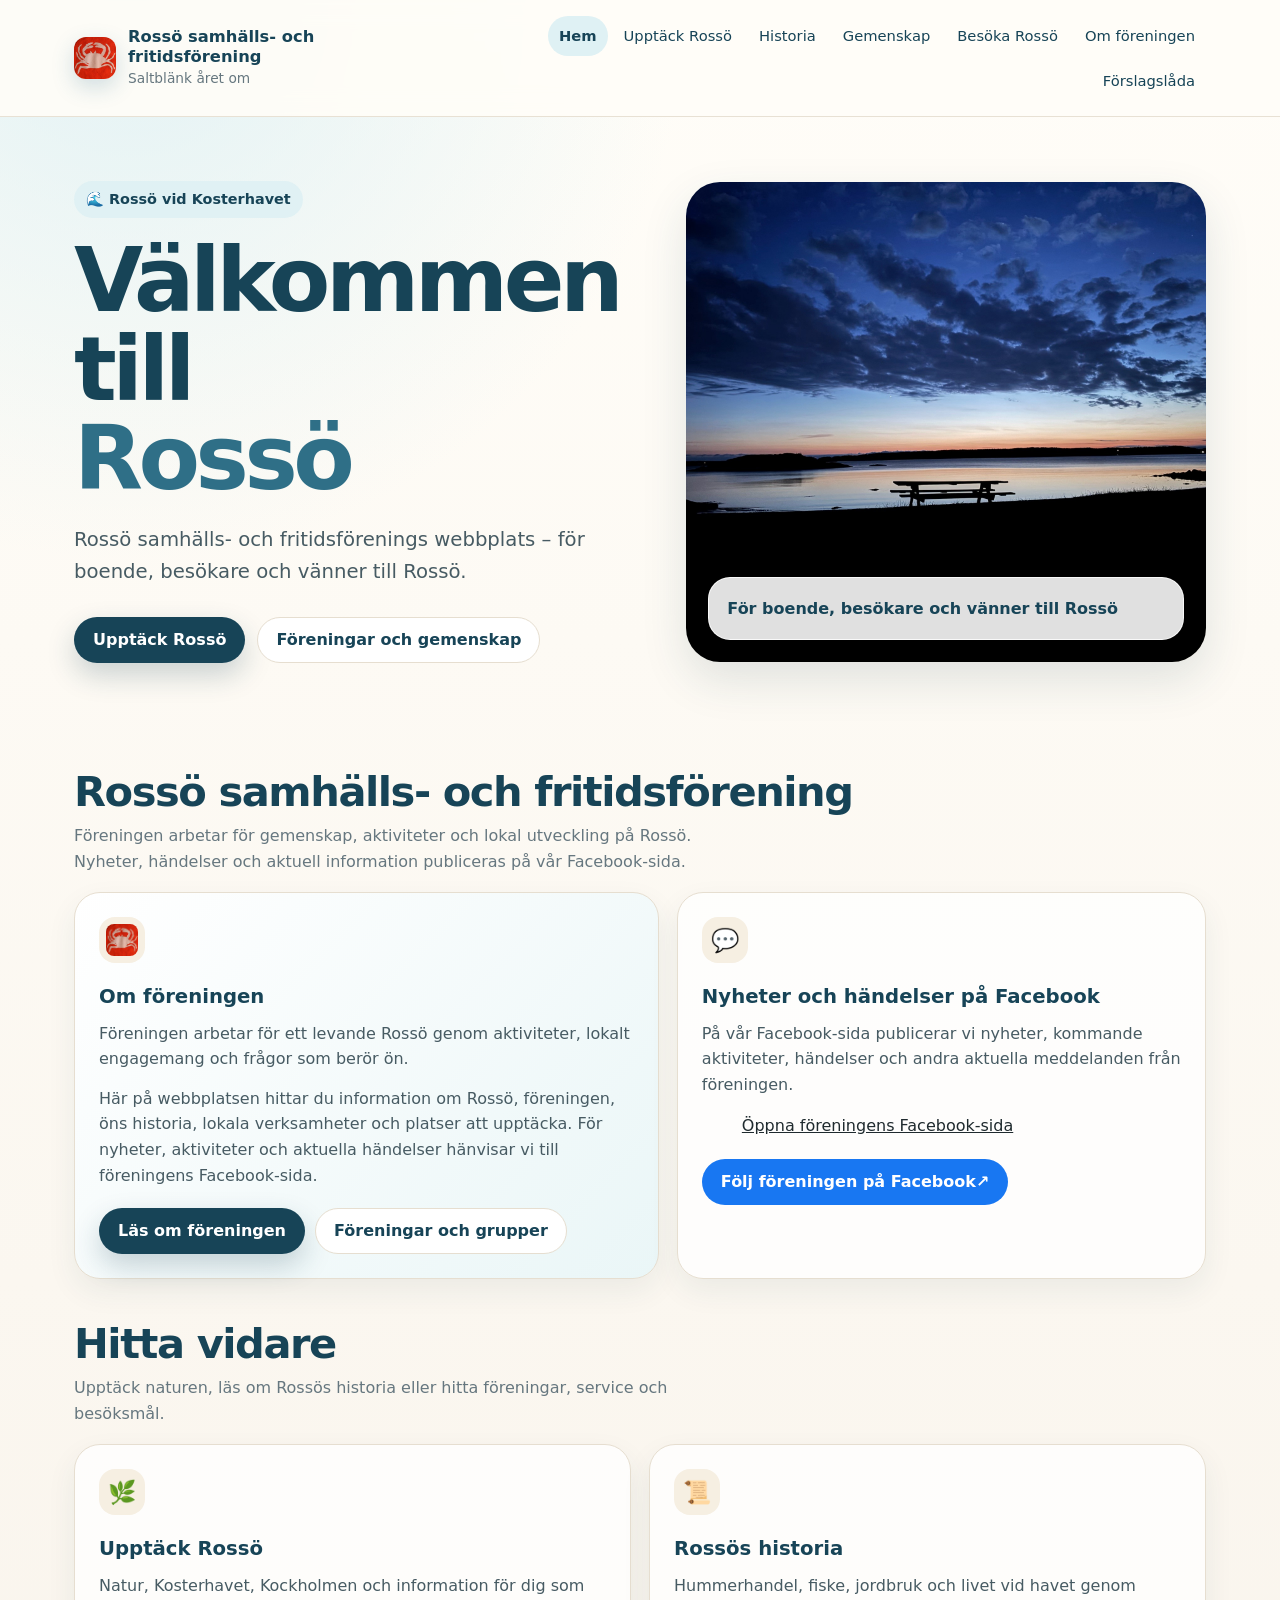
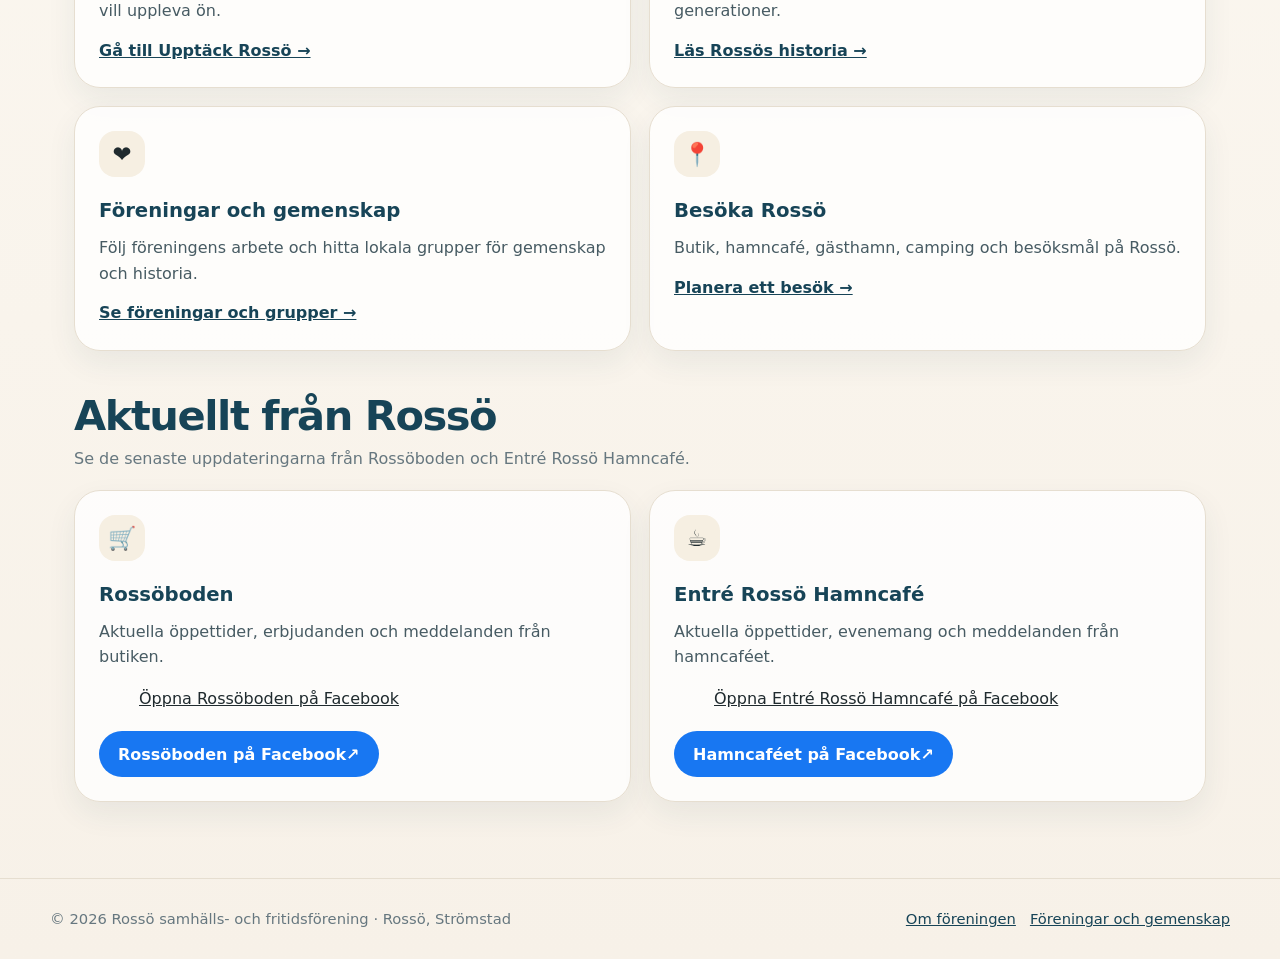
<file: index.html>
<!doctype html>
<html lang="sv">
<head>
  <meta charset="utf-8">
  <meta name="viewport" content="width=device-width, initial-scale=1">

  <title>Rossö samhälls- och fritidsförening</title>

  <meta name="description"
        content="Information för boende, besökare och vänner till Rossö.">

  <meta name="theme-color" content="#d53b1d">

  <link rel="canonical"
        href="https://stefannaven.github.io/RossoNu/">

  <meta property="og:title"
        content="Rossö samhälls- och fritidsförening">

  <meta property="og:description"
        content="Information för boende, besökare och vänner till Rossö.">

  <meta property="og:type" content="website">

  <meta property="og:url"
        content="https://stefannaven.github.io/RossoNu/">

  <meta property="og:image"
        content="https://stefannaven.github.io/RossoNu/images/shared/red-crab.jpg">

  <meta property="og:image:alt"
        content="Röd krabba som symbol för Rossö samhälls- och fritidsförening">

  <link rel="stylesheet" href="css/style.css">

  <link rel="icon"
        type="image/png"
        sizes="32x32"
        href="images/shared/icons/red-crab-32.png">

  <link rel="icon"
        type="image/png"
        sizes="64x64"
        href="images/shared/icons/red-crab-64.png">

  <link rel="apple-touch-icon"
        href="images/shared/icons/red-crab-apple-touch-icon.png">
</head>

<body>

<a class="skip-link" href="#main-content">
  Hoppa till innehållet
</a>

<header class="site-header">

  <div class="header-inner">

    <a class="brand"
       href="index.html"
       aria-label="Till startsidan">

      <img class="brand-mark"
           src="images/shared/red-crab.jpg"
           alt="">

      <span>
        <strong>Rossö samhälls- och fritidsförening</strong>
        <span>Saltblänk året om</span>
      </span>

    </a>

    <nav aria-label="Huvudmeny">

      <ul>
        <li>
          <a href="index.html"
             aria-current="page">
            Hem
          </a>
        </li>

        <li>
          <a href="discover.html">
            Upptäck Rossö
          </a>
        </li>

        <li>
          <a href="history.html">
            Historia
          </a>
        </li>

        <li>
          <a href="community.html">
            Gemenskap
          </a>
        </li>

        <li>
          <a href="visit.html">
            Besöka Rossö
          </a>
        </li>

        <li>
          <a href="about.html">
            Om föreningen
          </a>
        </li>

        <li>
          <a href="suggestions.html">
            Förslagslåda
          </a>
        </li>
      </ul>

    </nav>

  </div>

</header>

<section class="hero" id="top">

  <div class="hero-text">

    <div class="eyebrow">
      🌊 Rossö vid Kosterhavet
    </div>

    <h1>
      Välkommen till <span>Rossö</span>
    </h1>

    <p>
      Rossö samhälls- och fritidsförenings webbplats – för boende,
      besökare och vänner till Rossö.
    </p>

    <div class="hero-actions">

      <a class="button primary"
         href="discover.html">
        Upptäck Rossö
      </a>

      <a class="button secondary"
         href="community.html">
        Föreningar och gemenskap
      </a>

    </div>

  </div>

  <div class="hero-image"
       role="img"
       aria-label="Bildspel med bilder från Rossö">

    <div id="hero-media-container"></div>

    <div class="hero-note">

      <strong>
        För boende, besökare och vänner till Rossö
      </strong>

    </div>

  </div>

</section>

<main id="main-content">

  <section id="association">

    <div class="section-head">

      <div>

        <h2>
          Rossö samhälls- och fritidsförening
        </h2>

        <p>
          Föreningen arbetar för gemenskap, aktiviteter och lokal utveckling
          på Rossö. Nyheter, händelser och aktuell information publiceras
          på vår Facebook-sida.
        </p>

      </div>

    </div>

    <div class="content-grid">

      <article class="card highlight">

        <div class="card-icon">

          <img src="images/shared/red-crab.jpg"
               alt="">

        </div>

        <h3>Om föreningen</h3>

        <p>
          Föreningen arbetar för ett levande Rossö genom aktiviteter,
          lokalt engagemang och frågor som berör ön.
        </p>

        <p>
          Här på webbplatsen hittar du information om Rossö, föreningen,
          öns historia, lokala verksamheter och platser att upptäcka.
          För nyheter, aktiviteter och aktuella händelser hänvisar vi till
          föreningens Facebook-sida.
        </p>

        <div class="card-actions">

          <a class="button primary"
             href="about.html">
            Läs om föreningen
          </a>

          <a class="button secondary"
             href="community.html">
            Föreningar och grupper
          </a>

        </div>

      </article>

      <article class="card">

        <div class="card-icon">
          💬
        </div>

        <h3>Nyheter och händelser på Facebook</h3>

        <p>
          På vår Facebook-sida publicerar vi nyheter, kommande aktiviteter,
          händelser och andra aktuella meddelanden från föreningen.
        </p>

        <div class="fb-page"
             data-href="https://www.facebook.com/profile.php?id=100064710427895"
             data-tabs="timeline"
             data-width="500"
             data-height="600"
             data-small-header="false"
             data-adapt-container-width="true"
             data-hide-cover="false"
             data-show-facepile="false">

          <blockquote
            cite="https://www.facebook.com/profile.php?id=100064710427895"
            class="fb-xfbml-parse-ignore">

            <a href="https://www.facebook.com/profile.php?id=100064710427895"
               target="_blank"
               rel="noopener">

              Öppna föreningens Facebook-sida

            </a>

          </blockquote>

        </div>

        <div class="card-actions">

          <a class="button facebook external-link"
             href="https://www.facebook.com/profile.php?id=100064710427895"
             target="_blank"
             rel="noopener">

            Följ föreningen på Facebook

          </a>

        </div>

      </article>

    </div>

  </section>

  <section>

    <div class="section-head">

      <div>

        <h2>Hitta vidare</h2>

        <p>
          Upptäck naturen, läs om Rossös historia eller hitta
          föreningar, service och besöksmål.
        </p>

      </div>

    </div>

    <div class="cards two">

      <article class="card">

        <div class="card-icon">
          🌿
        </div>

        <h3>Upptäck Rossö</h3>

        <p>
          Natur, Kosterhavet, Kockholmen och information för dig
          som vill uppleva ön.
        </p>

        <p>
          <a class="text-link"
             href="discover.html">

            Gå till Upptäck Rossö →

          </a>
        </p>

      </article>

      <article class="card">

        <div class="card-icon">
          📜
        </div>

        <h3>Rossös historia</h3>

        <p>
          Hummerhandel, fiske, jordbruk och livet vid havet genom
          generationer.
        </p>

        <p>
          <a class="text-link"
             href="history.html">

            Läs Rossös historia →

          </a>
        </p>

      </article>

      <article class="card">

        <div class="card-icon">
          ❤️
        </div>

        <h3>Föreningar och gemenskap</h3>

        <p>
          Följ föreningens arbete och hitta lokala grupper för
          gemenskap och historia.
        </p>

        <p>
          <a class="text-link"
             href="community.html">

            Se föreningar och grupper →

          </a>
        </p>

      </article>

      <article class="card">

        <div class="card-icon">
          📍
        </div>

        <h3>Besöka Rossö</h3>

        <p>
          Butik, hamncafé, gästhamn, camping och besöksmål på Rossö.
        </p>

        <p>
          <a class="text-link"
             href="visit.html">

            Planera ett besök →

          </a>
        </p>

      </article>

    </div>

  </section>

  <section>

    <div class="section-head">

      <div>

        <h2>Aktuellt från Rossö</h2>

        <p>
          Se de senaste uppdateringarna från Rossöboden och
          Entré Rossö Hamncafé.
        </p>

      </div>

    </div>

    <div class="cards two">

      <article class="card">

        <div class="card-icon">
          🛒
        </div>

        <h3>Rossöboden</h3>

        <p>
          Aktuella öppettider, erbjudanden och meddelanden från butiken.
        </p>

        <div class="fb-page"
             data-href="https://www.facebook.com/bodenrosso"
             data-tabs="timeline"
             data-width="340"
             data-height="500"
             data-small-header="false"
             data-adapt-container-width="true"
             data-hide-cover="false"
             data-show-facepile="false">

          <blockquote
            cite="https://www.facebook.com/bodenrosso"
            class="fb-xfbml-parse-ignore">

            <a href="https://www.facebook.com/bodenrosso"
               target="_blank"
               rel="noopener">

              Öppna Rossöboden på Facebook

            </a>

          </blockquote>

        </div>

        <div class="card-actions">

          <a class="button facebook external-link"
             href="https://www.facebook.com/bodenrosso"
             target="_blank"
             rel="noopener">

            Rossöboden på Facebook

          </a>

        </div>

      </article>

      <article class="card">

        <div class="card-icon">
          ☕
        </div>

        <h3>Entré Rossö Hamncafé</h3>

        <p>
          Aktuella öppettider, evenemang och meddelanden från hamncaféet.
        </p>

        <div class="fb-page"
             data-href="https://www.facebook.com/Kosterhavetentrerosso"
             data-tabs="timeline"
             data-width="340"
             data-height="500"
             data-small-header="false"
             data-adapt-container-width="true"
             data-hide-cover="false"
             data-show-facepile="false">

          <blockquote
            cite="https://www.facebook.com/Kosterhavetentrerosso"
            class="fb-xfbml-parse-ignore">

            <a href="https://www.facebook.com/Kosterhavetentrerosso"
               target="_blank"
               rel="noopener">

              Öppna Entré Rossö Hamncafé på Facebook

            </a>

          </blockquote>

        </div>

        <div class="card-actions">

          <a class="button facebook external-link"
             href="https://www.facebook.com/Kosterhavetentrerosso"
             target="_blank"
             rel="noopener">

            Hamncaféet på Facebook

          </a>

        </div>

      </article>

    </div>

  </section>

</main>

<footer>

  <div class="footer-inner">

    <span>
      © <span data-current-year></span>
      Rossö samhälls- och fritidsförening · Rossö, Strömstad
    </span>

    <span class="footer-links">

      <a href="about.html">
        Om föreningen
      </a>

      <a href="community.html">
        Föreningar och gemenskap
      </a>

    </span>

  </div>

</footer>

<div id="fb-root"></div>

<script async
        defer
        crossorigin="anonymous"
        src="https://connect.facebook.net/sv_SE/sdk.js#xfbml=1&version=v23.0">
</script>

<script src="js/site.js"></script>

</body>
</html>
</file>
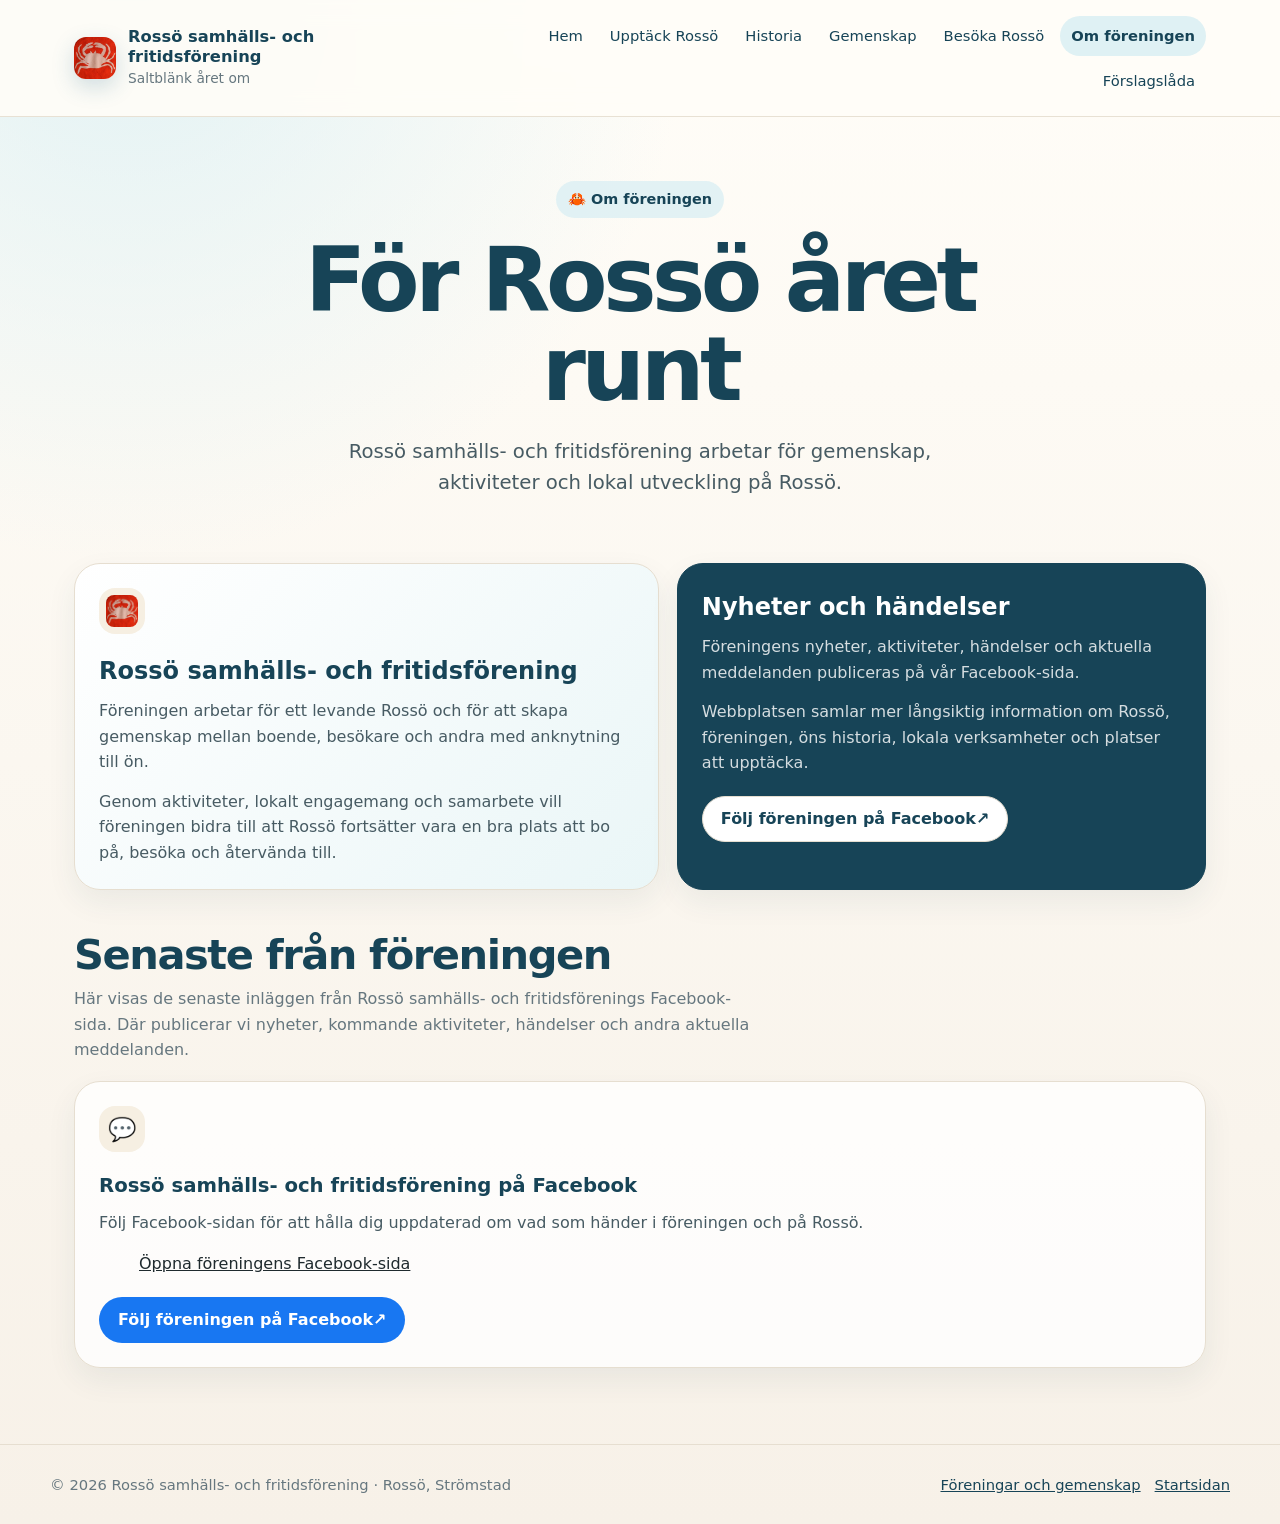
<file: about.html>
<!doctype html>
<html lang="sv">
<head>
  <meta charset="utf-8">
  <meta name="viewport" content="width=device-width, initial-scale=1">

  <title>Om föreningen | Rossö samhälls- och fritidsförening</title>

  <meta name="description"
        content="Om Rossö samhälls- och fritidsförening och hur du följer föreningens nyheter, aktiviteter och händelser på Facebook.">

  <meta name="theme-color" content="#d53b1d">

  <link rel="canonical"
        href="https://stefannaven.github.io/RossoNu/about.html">

  <meta property="og:title"
        content="Om föreningen | Rossö samhälls- och fritidsförening">

  <meta property="og:description"
        content="Om Rossö samhälls- och fritidsförening och hur du följer föreningens nyheter, aktiviteter och händelser på Facebook.">

  <meta property="og:type" content="website">

  <meta property="og:url"
        content="https://stefannaven.github.io/RossoNu/about.html">

  <meta property="og:image"
        content="https://stefannaven.github.io/RossoNu/images/shared/red-crab.jpg">

  <meta property="og:image:alt"
        content="Röd krabba som symbol för Rossö samhälls- och fritidsförening">

  <link rel="stylesheet" href="css/style.css">

  <link rel="icon"
        type="image/png"
        sizes="32x32"
        href="images/shared/icons/red-crab-32.png">

  <link rel="icon"
        type="image/png"
        sizes="64x64"
        href="images/shared/icons/red-crab-64.png">

  <link rel="apple-touch-icon"
        href="images/shared/icons/red-crab-apple-touch-icon.png">
</head>

<body>

<a class="skip-link" href="#main-content">
  Hoppa till innehållet
</a>

<header class="site-header">

  <div class="header-inner">

    <a class="brand"
       href="index.html"
       aria-label="Till startsidan">

      <img class="brand-mark"
           src="images/shared/red-crab.jpg"
           alt="">

      <span>
        <strong>Rossö samhälls- och fritidsförening</strong>
        <span>Saltblänk året om</span>
      </span>

    </a>

    <nav aria-label="Huvudmeny">

      <ul>
        <li>
          <a href="index.html">
            Hem
          </a>
        </li>

        <li>
          <a href="discover.html">
            Upptäck Rossö
          </a>
        </li>

        <li>
          <a href="history.html">
            Historia
          </a>
        </li>

        <li>
          <a href="community.html">
            Gemenskap
          </a>
        </li>

        <li>
          <a href="visit.html">
            Besöka Rossö
          </a>
        </li>

        <li>
          <a href="about.html"
             aria-current="page">
            Om föreningen
          </a>
        </li>

        <li>
          <a href="suggestions.html">
            Förslagslåda
          </a>
        </li>
      </ul>

    </nav>

  </div>

</header>

<section class="page-hero">

  <div class="eyebrow">
    🦀 Om föreningen
  </div>

  <h1>För Rossö året runt</h1>

  <p>
    Rossö samhälls- och fritidsförening arbetar för gemenskap,
    aktiviteter och lokal utveckling på Rossö.
  </p>

</section>

<main id="main-content">

  <section>

    <div class="content-grid">

      <article class="card highlight">

        <div class="card-icon">

          <img src="images/shared/red-crab.jpg"
               alt="">

        </div>

        <h2>Rossö samhälls- och fritidsförening</h2>

        <p>
          Föreningen arbetar för ett levande Rossö och för att skapa
          gemenskap mellan boende, besökare och andra med anknytning
          till ön.
        </p>

        <p>
          Genom aktiviteter, lokalt engagemang och samarbete vill
          föreningen bidra till att Rossö fortsätter vara en bra plats
          att bo på, besöka och återvända till.
        </p>

      </article>

      <article class="card dark">

        <h2>Nyheter och händelser</h2>

        <p>
          Föreningens nyheter, aktiviteter, händelser och aktuella
          meddelanden publiceras på vår Facebook-sida.
        </p>

        <p>
          Webbplatsen samlar mer långsiktig information om Rossö,
          föreningen, öns historia, lokala verksamheter och platser
          att upptäcka.
        </p>

        <div class="card-actions">

          <a class="button secondary external-link"
             href="https://www.facebook.com/profile.php?id=100064710427895"
             target="_blank"
             rel="noopener">

            Följ föreningen på Facebook

          </a>

        </div>

      </article>

    </div>

  </section>

  <section>

    <div class="section-head">

      <div>

        <h2>Senaste från föreningen</h2>

        <p>
          Här visas de senaste inläggen från Rossö samhälls- och
          fritidsförenings Facebook-sida. Där publicerar vi nyheter,
          kommande aktiviteter, händelser och andra aktuella meddelanden.
        </p>

      </div>

    </div>

    <article class="card">

      <div class="card-icon">
        💬
      </div>

      <h3>Rossö samhälls- och fritidsförening på Facebook</h3>

      <p>
        Följ Facebook-sidan för att hålla dig uppdaterad om vad som
        händer i föreningen och på Rossö.
      </p>

      <div class="fb-page"
           data-href="https://www.facebook.com/profile.php?id=100064710427895"
           data-tabs="timeline"
           data-width="500"
           data-height="600"
           data-small-header="false"
           data-adapt-container-width="true"
           data-hide-cover="false"
           data-show-facepile="false">

        <blockquote
          cite="https://www.facebook.com/profile.php?id=100064710427895"
          class="fb-xfbml-parse-ignore">

          <a href="https://www.facebook.com/profile.php?id=100064710427895"
             target="_blank"
             rel="noopener">

            Öppna föreningens Facebook-sida

          </a>

        </blockquote>

      </div>

      <div class="card-actions">

        <a class="button facebook external-link"
           href="https://www.facebook.com/profile.php?id=100064710427895"
           target="_blank"
           rel="noopener">

          Följ föreningen på Facebook

        </a>

      </div>

    </article>

  </section>

</main>

<footer>

  <div class="footer-inner">

    <span>
      © <span data-current-year></span>
      Rossö samhälls- och fritidsförening · Rossö, Strömstad
    </span>

    <span class="footer-links">

      <a href="community.html">
        Föreningar och gemenskap
      </a>

      <a href="index.html">
        Startsidan
      </a>

    </span>

  </div>

</footer>

<div id="fb-root"></div>

<script async
        defer
        crossorigin="anonymous"
        src="https://connect.facebook.net/sv_SE/sdk.js#xfbml=1&version=v23.0">
</script>

<script src="js/site.js"></script>

</body>
</html>
</file>
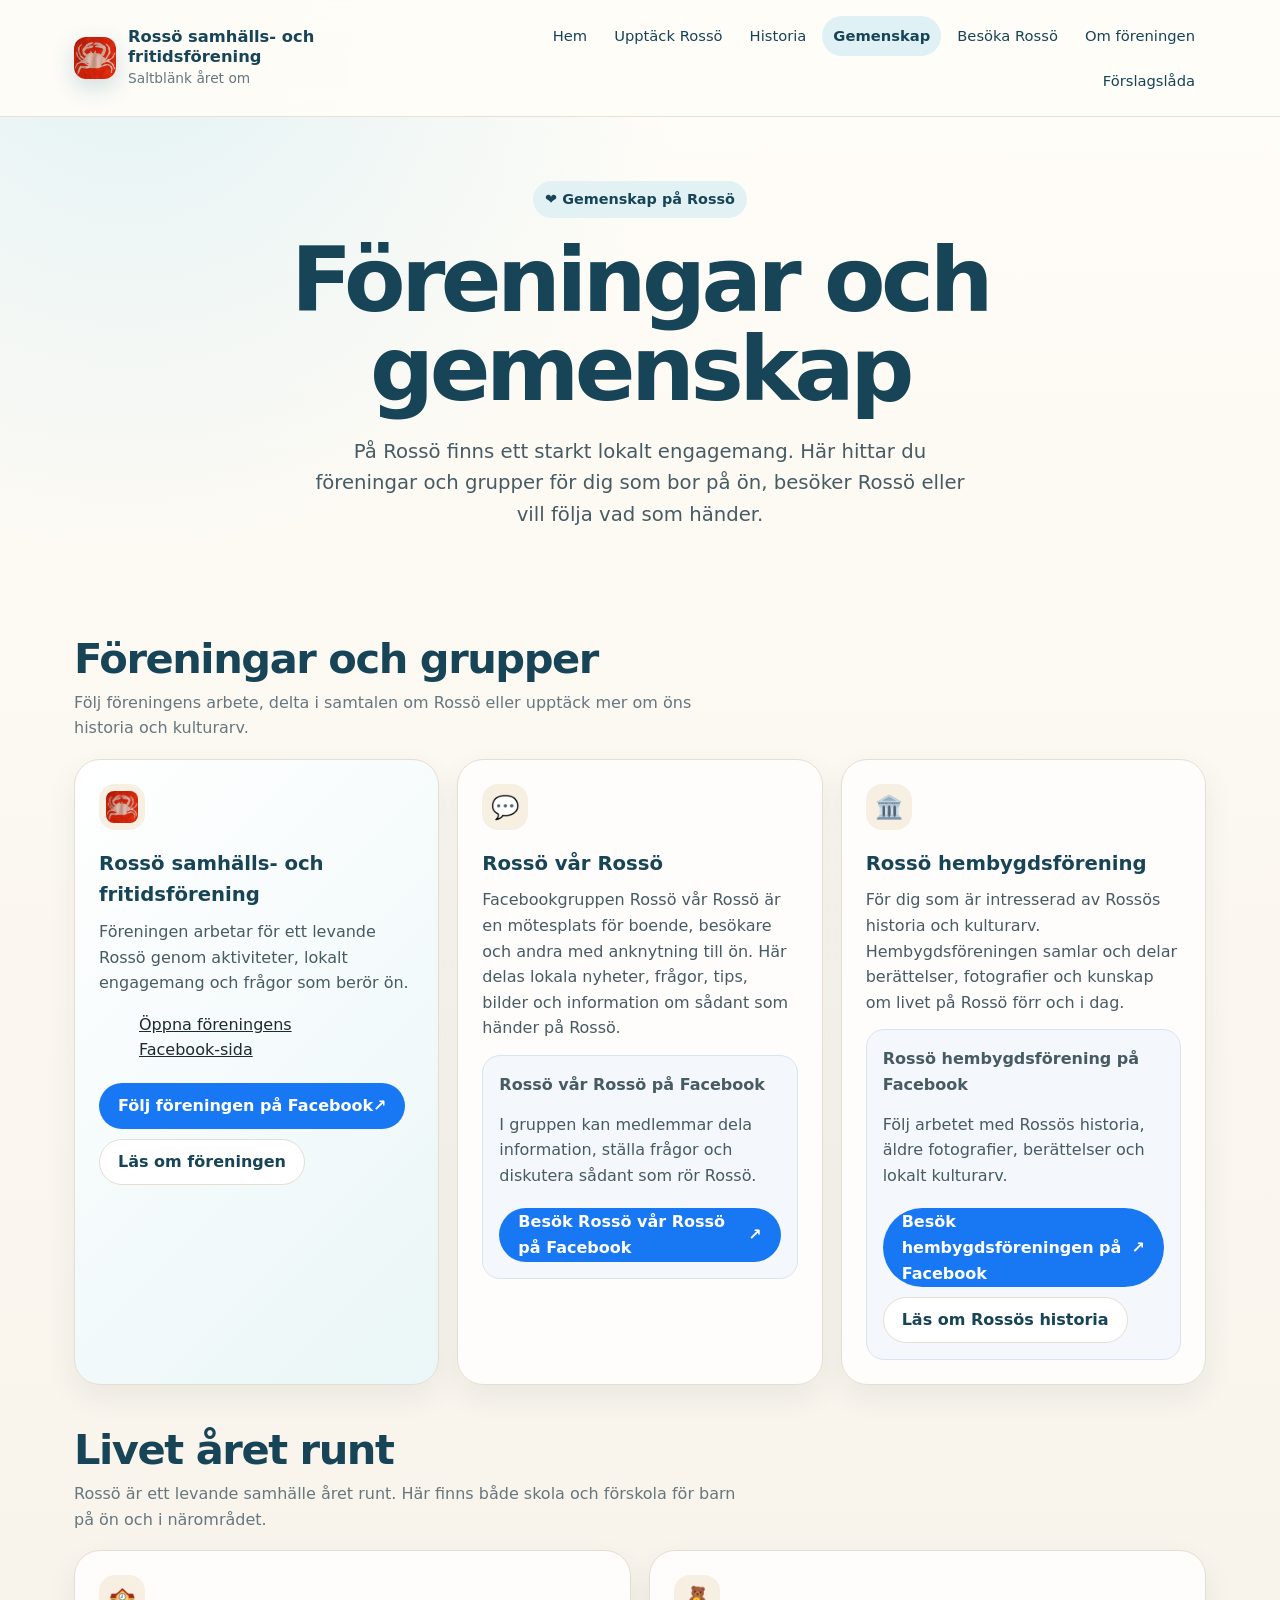
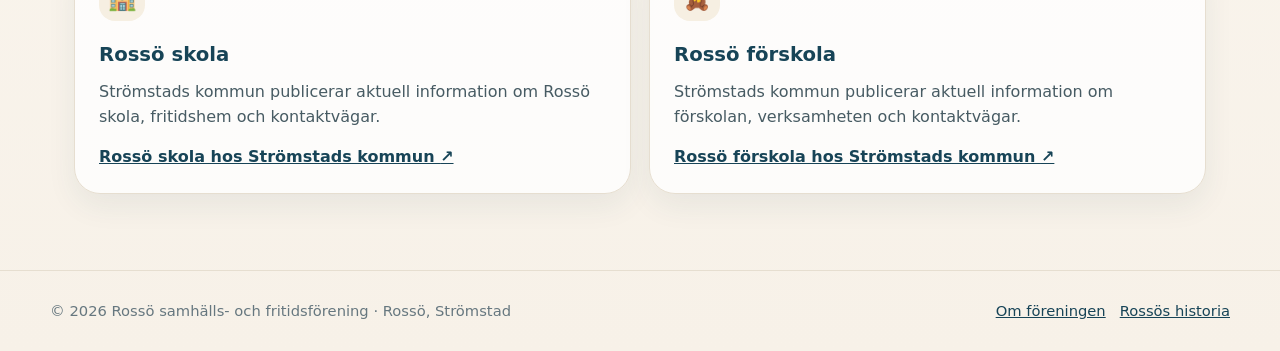
<file: community.html>
<!doctype html>
<html lang="sv">
<head>
  <meta charset="utf-8">
  <meta name="viewport" content="width=device-width, initial-scale=1">

  <title>Gemenskap på Rossö | Rossö samhälls- och fritidsförening</title>

  <meta name="description"
        content="Föreningar, Facebookgruppen Rossö vår Rossö och lokal gemenskap på Rossö.">

  <meta name="theme-color" content="#d53b1d">

  <link rel="canonical"
        href="https://stefannaven.github.io/RossoNu/community.html">

  <meta property="og:title"
        content="Gemenskap på Rossö | Rossö samhälls- och fritidsförening">

  <meta property="og:description"
        content="Föreningar, Facebookgruppen Rossö vår Rossö och lokal gemenskap på Rossö.">

  <meta property="og:type" content="website">

  <meta property="og:url"
        content="https://stefannaven.github.io/RossoNu/community.html">

  <meta property="og:image"
        content="https://stefannaven.github.io/RossoNu/images/shared/red-crab.jpg">

  <meta property="og:image:alt"
        content="Röd krabba som symbol för Rossö samhälls- och fritidsförening">

  <link rel="stylesheet" href="css/style.css">

  <link rel="icon"
        type="image/png"
        sizes="32x32"
        href="images/shared/icons/red-crab-32.png">

  <link rel="icon"
        type="image/png"
        sizes="64x64"
        href="images/shared/icons/red-crab-64.png">

  <link rel="apple-touch-icon"
        href="images/shared/icons/red-crab-apple-touch-icon.png">
</head>

<body>

<a class="skip-link" href="#main-content">
  Hoppa till innehållet
</a>

<header class="site-header">

  <div class="header-inner">

    <a class="brand"
       href="index.html"
       aria-label="Till startsidan">

      <img class="brand-mark"
           src="images/shared/red-crab.jpg"
           alt="">

      <span>
        <strong>Rossö samhälls- och fritidsförening</strong>
        <span>Saltblänk året om</span>
      </span>

    </a>

    <nav aria-label="Huvudmeny">

      <ul>
        <li>
          <a href="index.html">
            Hem
          </a>
        </li>

        <li>
          <a href="discover.html">
            Upptäck Rossö
          </a>
        </li>

        <li>
          <a href="history.html">
            Historia
          </a>
        </li>

        <li>
          <a href="community.html"
             aria-current="page">
            Gemenskap
          </a>
        </li>

        <li>
          <a href="visit.html">
            Besöka Rossö
          </a>
        </li>

        <li>
          <a href="about.html">
            Om föreningen
          </a>
        </li>

        <li>
        <a href="suggestions.html">
          Förslagslåda
        </a>
      </li>
      </ul>

    </nav>

  </div>

</header>

<section class="page-hero">

  <div class="eyebrow">
    ❤️ Gemenskap på Rossö
  </div>

  <h1>Föreningar och gemenskap</h1>

  <p>
    På Rossö finns ett starkt lokalt engagemang. Här hittar du
    föreningar och grupper för dig som bor på ön, besöker Rossö
    eller vill följa vad som händer.
  </p>

</section>

<main id="main-content">

  <section>

    <div class="section-head">

      <div>

        <h2>Föreningar och grupper</h2>

        <p>
          Följ föreningens arbete, delta i samtalen om Rossö eller
          upptäck mer om öns historia och kulturarv.
        </p>

      </div>

    </div>

    <div class="cards">

      <article class="card highlight">

        <div class="card-icon">

          <img src="images/shared/red-crab.jpg"
               alt="">

        </div>

        <h3>Rossö samhälls- och fritidsförening</h3>

        <p>
          Föreningen arbetar för ett levande Rossö genom aktiviteter,
          lokalt engagemang och frågor som berör ön.
        </p>

        <div class="fb-page"
             data-href="https://www.facebook.com/profile.php?id=100064710427895"
             data-tabs="timeline"
             data-width="340"
             data-height="500"
             data-small-header="false"
             data-adapt-container-width="true"
             data-hide-cover="false"
             data-show-facepile="false">

          <blockquote
            cite="https://www.facebook.com/profile.php?id=100064710427895"
            class="fb-xfbml-parse-ignore">

            <a href="https://www.facebook.com/profile.php?id=100064710427895"
               target="_blank"
               rel="noopener">

              Öppna föreningens Facebook-sida

            </a>

          </blockquote>

        </div>

        <div class="card-actions">

          <a class="button facebook external-link"
             href="https://www.facebook.com/profile.php?id=100064710427895"
             target="_blank"
             rel="noopener">

            Följ föreningen på Facebook

          </a>

          <a class="button secondary"
             href="about.html">

            Läs om föreningen

          </a>

        </div>

      </article>

      <article class="card">

        <div class="card-icon">
          💬
        </div>

        <h3>Rossö vår Rossö</h3>

        <p>
          Facebookgruppen Rossö vår Rossö är en mötesplats för boende,
          besökare och andra med anknytning till ön. Här delas lokala
          nyheter, frågor, tips, bilder och information om sådant som
          händer på Rossö.
        </p>

        <div class="fb-fallback">

          <p>
            <strong>Rossö vår Rossö på Facebook</strong>
          </p>

          <p>
            I gruppen kan medlemmar dela information, ställa frågor
            och diskutera sådant som rör Rossö.
          </p>

          <div class="card-actions">

            <a class="button facebook external-link"
               href="https://www.facebook.com/groups/115555538463881/"
               target="_blank"
               rel="noopener">

              Besök Rossö vår Rossö på Facebook

            </a>

          </div>

        </div>

      </article>

      <article class="card">

        <div class="card-icon">
          🏛️
        </div>

        <h3>Rossö hembygdsförening</h3>

        <p>
          För dig som är intresserad av Rossös historia och kulturarv.
          Hembygdsföreningen samlar och delar berättelser, fotografier
          och kunskap om livet på Rossö förr och i dag.
        </p>

        <div class="fb-fallback">

          <p>
            <strong>Rossö hembygdsförening på Facebook</strong>
          </p>

          <p>
            Följ arbetet med Rossös historia, äldre fotografier,
            berättelser och lokalt kulturarv.
          </p>

          <div class="card-actions">

            <a class="button facebook external-link"
               href="https://www.facebook.com/groups/551172959421816/"
               target="_blank"
               rel="noopener">

              Besök hembygdsföreningen på Facebook

            </a>

            <a class="button secondary"
               href="history.html">

              Läs om Rossös historia

            </a>

          </div>

        </div>

      </article>

    </div>

  </section>

  <section>

    <div class="section-head">

      <div>

        <h2>Livet året runt</h2>

        <p>
          Rossö är ett levande samhälle året runt. Här finns både
          skola och förskola för barn på ön och i närområdet.
        </p>

      </div>

    </div>

    <div class="cards two">

      <article class="card">

        <div class="card-icon">
          🏫
        </div>

        <h3>Rossö skola</h3>

        <p>
          Strömstads kommun publicerar aktuell information om
          Rossö skola, fritidshem och kontaktvägar.
        </p>

        <p>
          <a class="text-link external-link"
             href="https://www.stromstad.se/barnutbildning/grundskola/grundskolor/rossoskola.4.6d6bc8de16d1ab3015f23315.html"
             target="_blank"
             rel="noopener">

            Rossö skola hos Strömstads kommun

          </a>
        </p>

      </article>

      <article class="card">

        <div class="card-icon">
          🧸
        </div>

        <h3>Rossö förskola</h3>

        <p>
          Strömstads kommun publicerar aktuell information om
          förskolan, verksamheten och kontaktvägar.
        </p>

        <p>
          <a class="text-link external-link"
             href="https://www.stromstad.se/barnutbildning/forskola/forskolor/rossoforskola.4.6d6bc8de16d1ab3015f23263.html"
             target="_blank"
             rel="noopener">

            Rossö förskola hos Strömstads kommun

          </a>
        </p>

      </article>

    </div>

  </section>

</main>

<footer>

  <div class="footer-inner">

    <span>
      © <span data-current-year></span>
      Rossö samhälls- och fritidsförening · Rossö, Strömstad
    </span>

    <span class="footer-links">

      <a href="about.html">
        Om föreningen
      </a>

      <a href="history.html">
        Rossös historia
      </a>

    </span>

  </div>

</footer>

<div id="fb-root"></div>

<script async
        defer
        crossorigin="anonymous"
        src="https://connect.facebook.net/sv_SE/sdk.js#xfbml=1&version=v23.0">
</script>

<script src="js/site.js"></script>

</body>
</html>
</file>
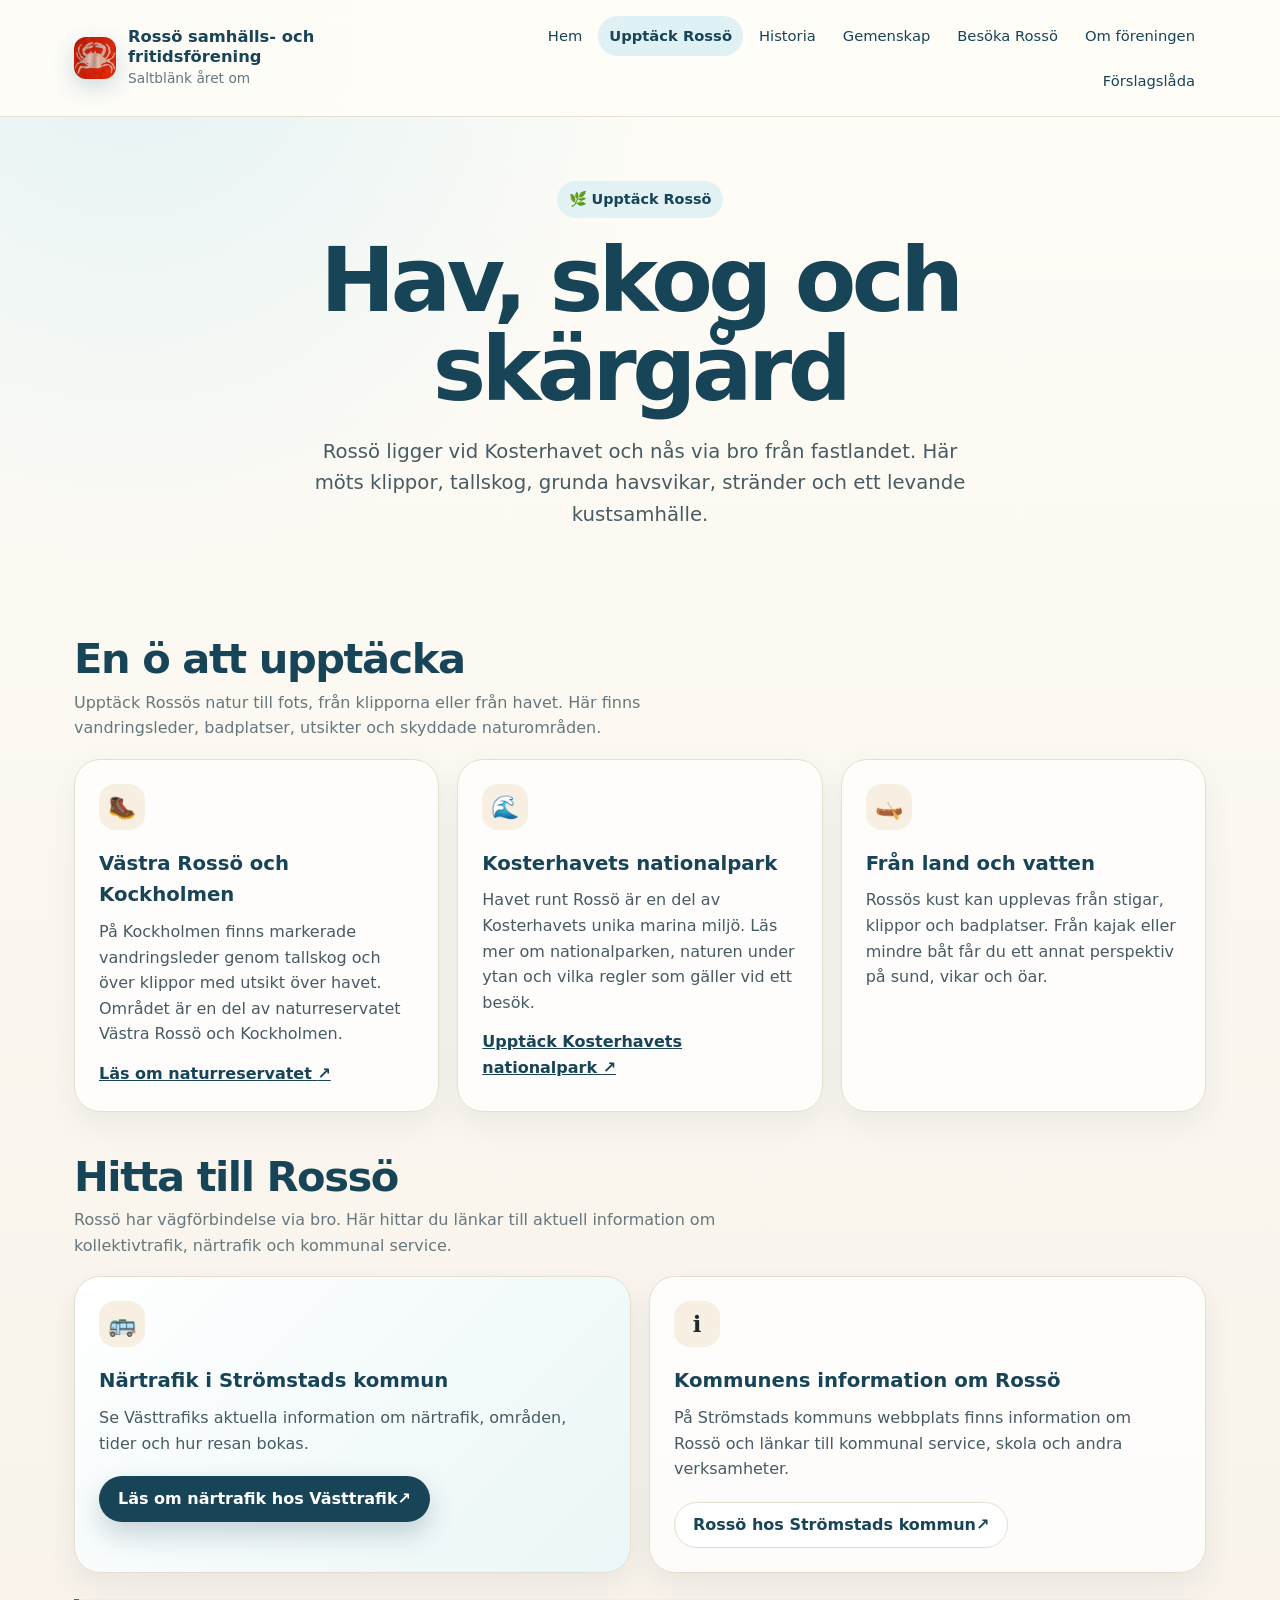
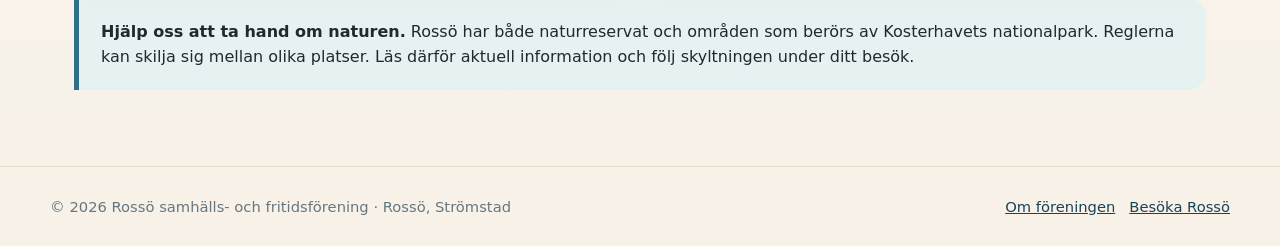
<file: discover.html>
<!doctype html>
<html lang="sv">
<head>
  <meta charset="utf-8">
  <meta name="viewport" content="width=device-width, initial-scale=1">

  <title>Upptäck Rossö | Rossö samhälls- och fritidsförening</title>

  <meta name="description"
        content="Upptäck naturen, Kosterhavet och utflyktsmålen på Rossö.">

  <meta name="theme-color" content="#d53b1d">

  <link rel="canonical"
        href="https://stefannaven.github.io/RossoNu/discover.html">

  <meta property="og:title"
        content="Upptäck Rossö | Rossö samhälls- och fritidsförening">

  <meta property="og:description"
        content="Upptäck naturen, Kosterhavet och utflyktsmålen på Rossö.">

  <meta property="og:type" content="website">

  <meta property="og:url"
        content="https://stefannaven.github.io/RossoNu/discover.html">

  <meta property="og:image"
        content="https://stefannaven.github.io/RossoNu/images/shared/red-crab.jpg">

  <meta property="og:image:alt"
        content="Röd krabba som symbol för Rossö samhälls- och fritidsförening">

  <link rel="stylesheet" href="css/style.css">

  <link rel="icon"
        type="image/png"
        sizes="32x32"
        href="images/shared/icons/red-crab-32.png">

  <link rel="icon"
        type="image/png"
        sizes="64x64"
        href="images/shared/icons/red-crab-64.png">

  <link rel="apple-touch-icon"
        href="images/shared/icons/red-crab-apple-touch-icon.png">
</head>

<body>

<a class="skip-link" href="#main-content">Hoppa till innehållet</a>

<header class="site-header">

  <div class="header-inner">

    <a class="brand" href="index.html" aria-label="Till startsidan">

      <img class="brand-mark"
           src="images/shared/red-crab.jpg"
           alt="">

      <span>
        <strong>Rossö samhälls- och fritidsförening</strong>
        <span>Saltblänk året om</span>
      </span>

    </a>

    <nav aria-label="Huvudmeny">

      <ul>
        <li><a href="index.html">Hem</a></li>
        <li><a href="discover.html" aria-current="page">Upptäck Rossö</a></li>
        <li><a href="history.html">Historia</a></li>
        <li><a href="community.html">Gemenskap</a></li>
        <li><a href="visit.html">Besöka Rossö</a></li>
        <li><a href="about.html">Om föreningen</a></li>
        <li><a href="suggestions.html">Förslagslåda</a></li>
      </ul>

    </nav>

  </div>

</header>

<section class="page-hero">

  <div class="eyebrow">🌿 Upptäck Rossö</div>

  <h1>Hav, skog och skärgård</h1>

  <p>
    Rossö ligger vid Kosterhavet och nås via bro från fastlandet.
    Här möts klippor, tallskog, grunda havsvikar, stränder och
    ett levande kustsamhälle.
  </p>

</section>

<main id="main-content">

  <section>

    <div class="section-head">

      <div>

        <h2>En ö att upptäcka</h2>

        <p>
          Upptäck Rossös natur till fots, från klipporna eller från
          havet. Här finns vandringsleder, badplatser, utsikter och
          skyddade naturområden.
        </p>

      </div>

    </div>

    <div class="cards">

      <article class="card">

        <div class="card-icon">🥾</div>

        <h3>Västra Rossö och Kockholmen</h3>

        <p>
          På Kockholmen finns markerade vandringsleder genom tallskog
          och över klippor med utsikt över havet. Området är en del
          av naturreservatet Västra Rossö och Kockholmen.
        </p>

        <p>
          <a class="text-link external-link"
             href="https://www.lansstyrelsen.se/vastra-gotaland/besoksmal/naturreservat/vastra-rosso-och-kockholmen.html"
             target="_blank"
             rel="noopener">

            Läs om naturreservatet

          </a>
        </p>

      </article>

      <article class="card">

        <div class="card-icon">🌊</div>

        <h3>Kosterhavets nationalpark</h3>

        <p>
          Havet runt Rossö är en del av Kosterhavets unika marina
          miljö. Läs mer om nationalparken, naturen under ytan och
          vilka regler som gäller vid ett besök.
        </p>

        <p>
          <a class="text-link external-link"
             href="https://www.sverigesnationalparker.se/upptack-nationalparkerna/kosterhavets-nationalpark/besok-parken"
             target="_blank"
             rel="noopener">

            Upptäck Kosterhavets nationalpark

          </a>
        </p>

      </article>

      <article class="card">

        <div class="card-icon">🛶</div>

        <h3>Från land och vatten</h3>

        <p>
          Rossös kust kan upplevas från stigar, klippor och badplatser.
          Från kajak eller mindre båt får du ett annat perspektiv på
          sund, vikar och öar.
        </p>

      </article>

    </div>

  </section>

  <section>

    <div class="section-head">

      <div>

        <h2>Hitta till Rossö</h2>

        <p>
          Rossö har vägförbindelse via bro. Här hittar du länkar till
          aktuell information om kollektivtrafik, närtrafik och
          kommunal service.
        </p>

      </div>

    </div>

    <div class="cards two">

      <article class="card highlight">

        <div class="card-icon">🚌</div>

        <h3>Närtrafik i Strömstads kommun</h3>

        <p>
          Se Västtrafiks aktuella information om närtrafik, områden,
          tider och hur resan bokas.
        </p>

        <div class="card-actions">

          <a class="button primary external-link"
             href="https://www.vasttrafik.se/reseplanering/anropsstyrd-trafik/nartrafik/stromstad/"
             target="_blank"
             rel="noopener">

            Läs om närtrafik hos Västtrafik

          </a>

        </div>

      </article>

      <article class="card">

        <div class="card-icon">ℹ️</div>

        <h3>Kommunens information om Rossö</h3>

        <p>
          På Strömstads kommuns webbplats finns information om Rossö
          och länkar till kommunal service, skola och andra verksamheter.
        </p>

        <div class="card-actions">

          <a class="button secondary external-link"
             href="https://www.stromstad.se/kommunochpolitik/omstromstad/kommundelar/rosso.4.6d6bc8de16d1ab3015f20496.html"
             target="_blank"
             rel="noopener">

            Rossö hos Strömstads kommun

          </a>

        </div>

      </article>

    </div>

  </section>

  <div class="notice">

    <p>
      <strong>Hjälp oss att ta hand om naturen.</strong>
      Rossö har både naturreservat och områden som berörs av
      Kosterhavets nationalpark. Reglerna kan skilja sig mellan
      olika platser. Läs därför aktuell information och följ
      skyltningen under ditt besök.
    </p>

  </div>

</main>

<footer>

  <div class="footer-inner">

    <span>
      © <span data-current-year></span>
      Rossö samhälls- och fritidsförening · Rossö, Strömstad
    </span>

    <span class="footer-links">
      <a href="about.html">Om föreningen</a>
      <a href="visit.html">Besöka Rossö</a>
    </span>

  </div>

</footer>

<script src="js/site.js"></script>

</body>
</html>
</file>
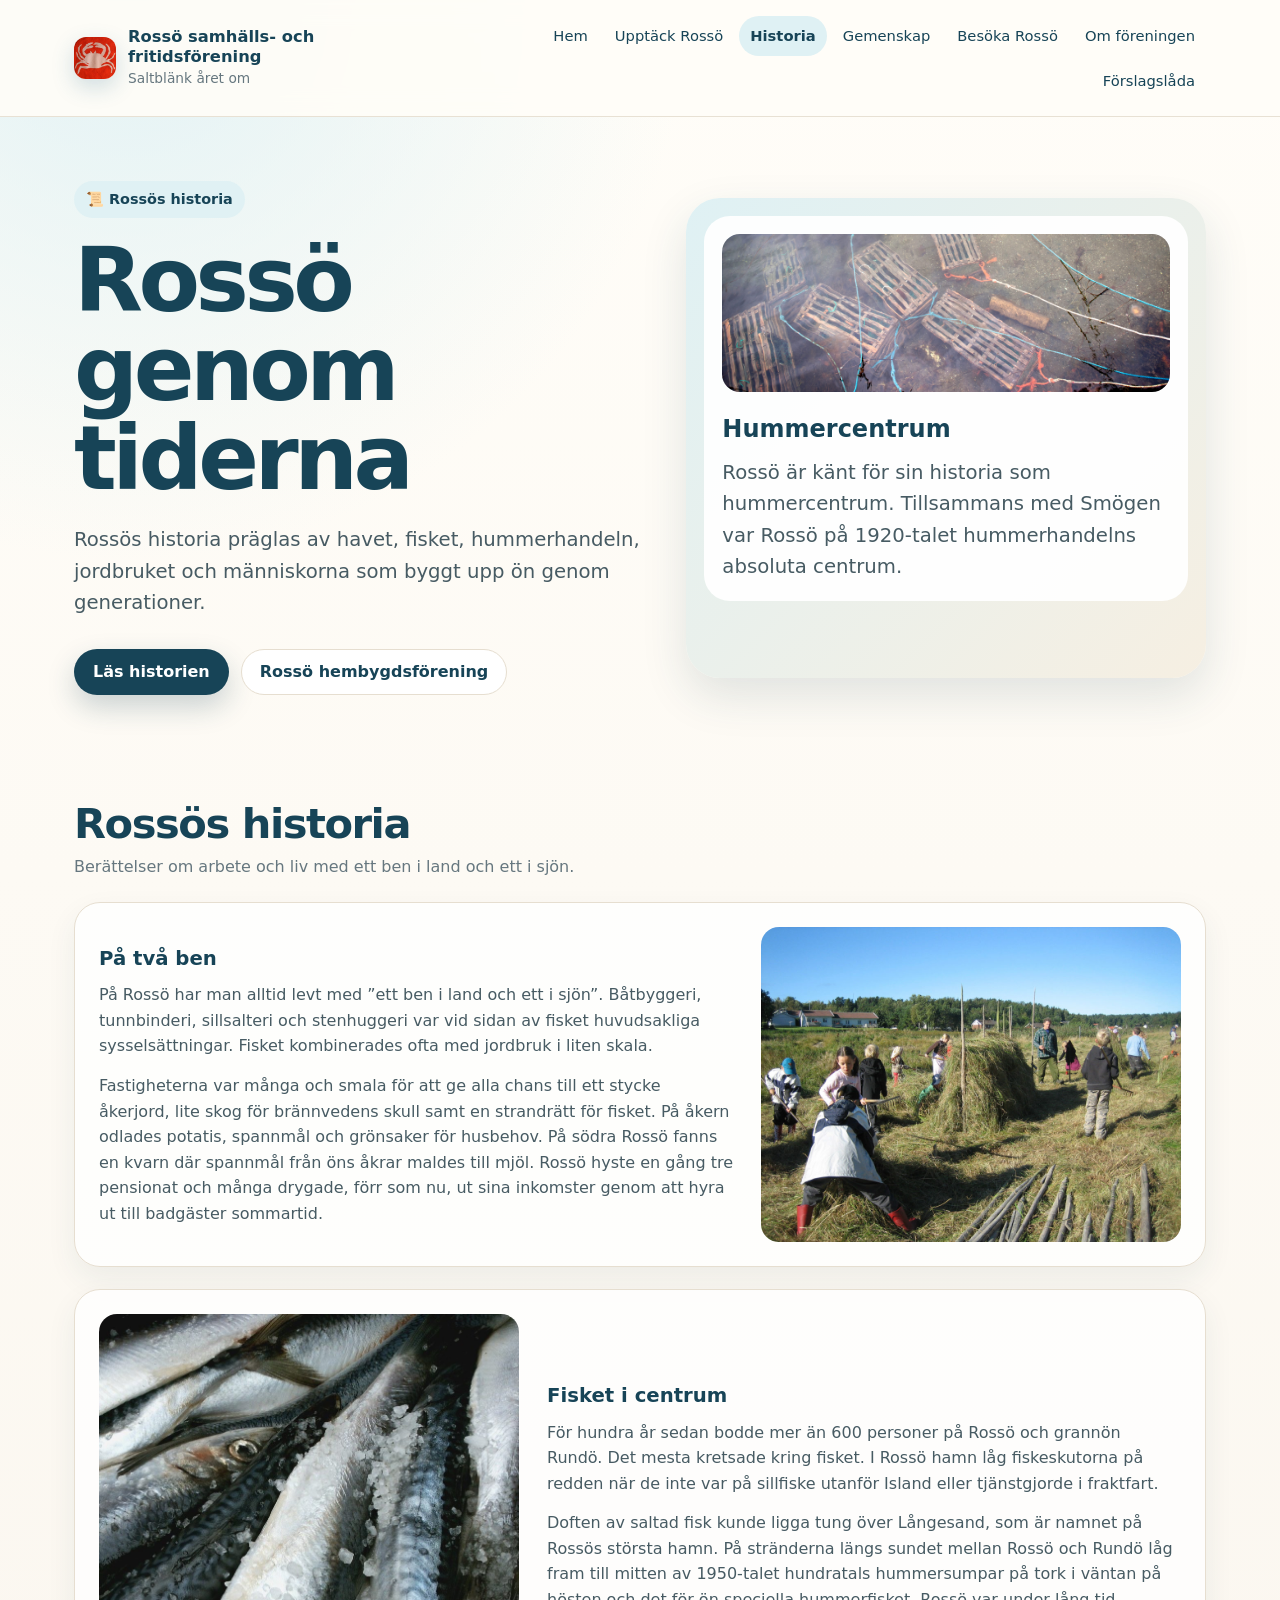
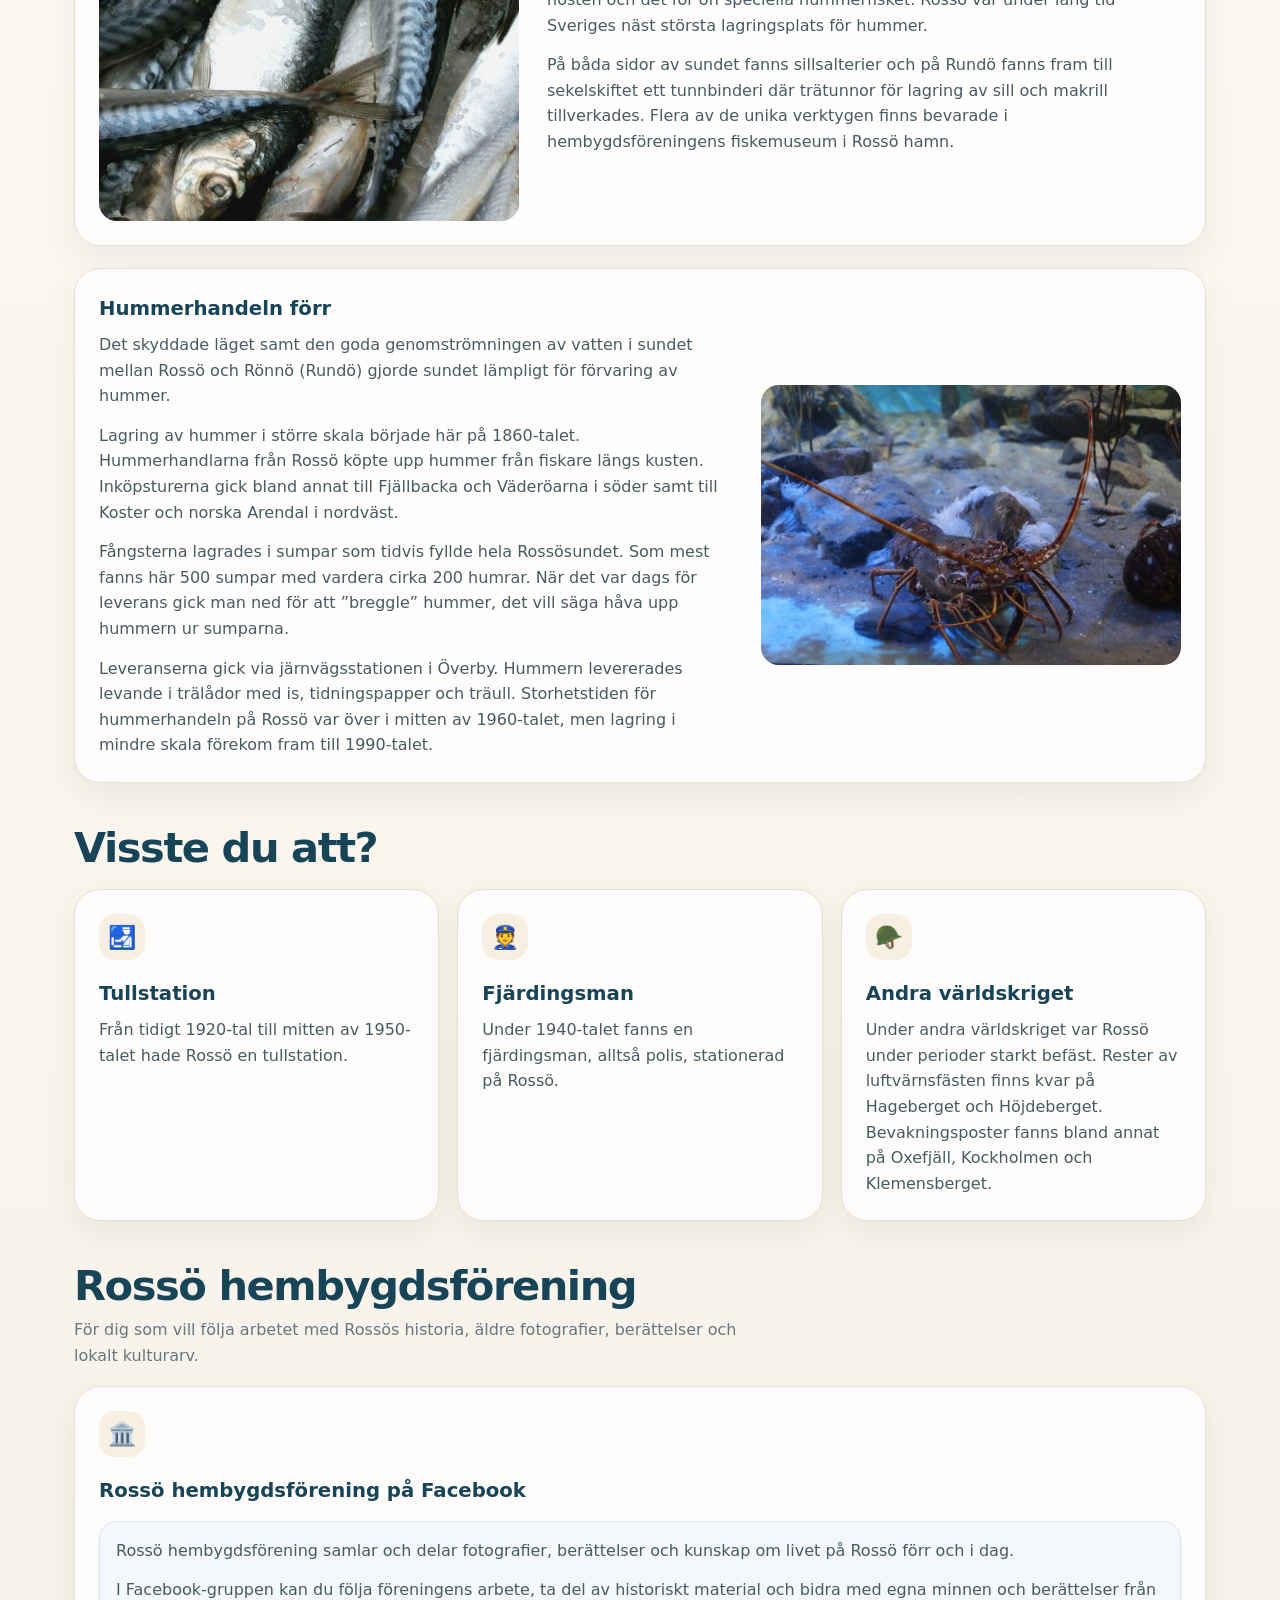
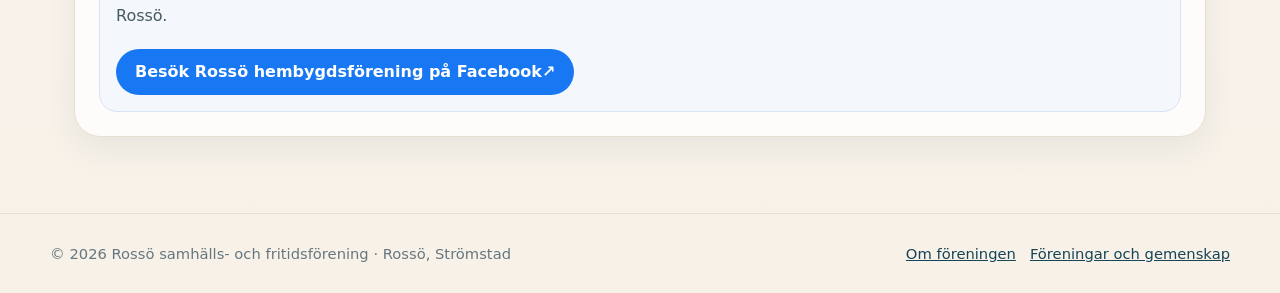
<file: history.html>
<!doctype html>
<html lang="sv">
<head>
  <meta charset="utf-8">
  <meta name="viewport" content="width=device-width, initial-scale=1">

  <title>Rossös historia | Rossö samhälls- och fritidsförening</title>

  <meta name="description"
        content="Rossös historia – hummerhandel, fiske, jordbruk, tullstation och livet vid havet.">

  <meta name="theme-color" content="#d53b1d">

  <link rel="canonical"
        href="https://stefannaven.github.io/RossoNu/history.html">

  <meta property="og:title"
        content="Rossös historia | Rossö samhälls- och fritidsförening">

  <meta property="og:description"
        content="Rossös historia – hummerhandel, fiske, jordbruk, tullstation och livet vid havet.">

  <meta property="og:type" content="website">

  <meta property="og:url"
        content="https://stefannaven.github.io/RossoNu/history.html">

  <meta property="og:image"
        content="https://stefannaven.github.io/RossoNu/images/shared/red-crab.jpg">

  <meta property="og:image:alt"
        content="Röd krabba som symbol för Rossö samhälls- och fritidsförening">

  <link rel="stylesheet" href="css/style.css">

  <link rel="icon"
        type="image/png"
        sizes="32x32"
        href="images/shared/icons/red-crab-32.png">

  <link rel="icon"
        type="image/png"
        sizes="64x64"
        href="images/shared/icons/red-crab-64.png">

  <link rel="apple-touch-icon"
        href="images/shared/icons/red-crab-apple-touch-icon.png">
</head>

<body>

<a class="skip-link" href="#main-content">
  Hoppa till innehållet
</a>

<header class="site-header">

  <div class="header-inner">

    <a class="brand"
       href="index.html"
       aria-label="Till startsidan">

      <img class="brand-mark"
           src="images/shared/red-crab.jpg"
           alt="">

      <span>
        <strong>Rossö samhälls- och fritidsförening</strong>
        <span>Saltblänk året om</span>
      </span>

    </a>

    <nav aria-label="Huvudmeny">

      <ul>
        <li>
          <a href="index.html">
            Hem
          </a>
        </li>

        <li>
          <a href="discover.html">
            Upptäck Rossö
          </a>
        </li>

        <li>
          <a href="history.html"
             aria-current="page">
            Historia
          </a>
        </li>

        <li>
          <a href="community.html">
            Gemenskap
          </a>
        </li>

        <li>
          <a href="visit.html">
            Besöka Rossö
          </a>
        </li>

        <li>
          <a href="about.html">
            Om föreningen
          </a>
        </li>
        
        <li>
          <a href="suggestions.html">
            Förslagslåda
          </a>
        </li>
      </ul>

    </nav>

  </div>

</header>

<section class="hero">

  <div class="hero-text">

    <div class="eyebrow">
      📜 Rossös historia
    </div>

    <h1>Rossö genom tiderna</h1>

    <p>
      Rossös historia präglas av havet, fisket, hummerhandeln,
      jordbruket och människorna som byggt upp ön genom generationer.
    </p>

    <div class="hero-actions">

      <a class="button primary"
         href="#history-story">
        Läs historien
      </a>

      <a class="button secondary"
         href="#hembygdsforeningen">
        Rossö hembygdsförening
      </a>

    </div>

  </div>

  <div class="hero-image">

    <article class="history-hero-card">

      <img src="images/history/hummer-sumpar.jpg"
           alt="Hummersumpar i vattnet vid Rossö">

      <h2>Hummercentrum</h2>

      <p>
        Rossö är känt för sin historia som hummercentrum.
        Tillsammans med Smögen var Rossö på 1920-talet
        hummerhandelns absoluta centrum.
      </p>

    </article>

  </div>

</section>

<main id="main-content">

  <section id="history-story">

    <div class="section-head">

      <div>

        <h2>Rossös historia</h2>

        <p>
          Berättelser om arbete och liv med ett ben i land
          och ett i sjön.
        </p>

      </div>

    </div>

    <article class="card history-article">

      <div class="history-text">

        <h3>På två ben</h3>

        <p>
          På Rossö har man alltid levt med ”ett ben i land och ett
          i sjön”. Båtbyggeri, tunnbinderi, sillsalteri och stenhuggeri
          var vid sidan av fisket huvudsakliga sysselsättningar.
          Fisket kombinerades ofta med jordbruk i liten skala.
        </p>

        <p>
          Fastigheterna var många och smala för att ge alla chans
          till ett stycke åkerjord, lite skog för brännvedens skull
          samt en strandrätt för fisket. På åkern odlades potatis,
          spannmål och grönsaker för husbehov. På södra Rossö fanns
          en kvarn där spannmål från öns åkrar maldes till mjöl.
          Rossö hyste en gång tre pensionat och många drygade,
          förr som nu, ut sina inkomster genom att hyra ut till
          badgäster sommartid.
        </p>

      </div>

      <div class="history-image">

        <img loading="lazy"
             src="images/history/slatter.jpg"
             alt="Slåtter på Rossö">

      </div>

    </article>

    <article class="card history-article">

      <div class="history-text">

        <h3>Fisket i centrum</h3>

        <p>
          För hundra år sedan bodde mer än 600 personer på Rossö
          och grannön Rundö. Det mesta kretsade kring fisket.
          I Rossö hamn låg fiskeskutorna på redden när de inte var
          på sillfiske utanför Island eller tjänstgjorde i fraktfart.
        </p>

        <p>
          Doften av saltad fisk kunde ligga tung över Långesand,
          som är namnet på Rossös största hamn. På stränderna längs
          sundet mellan Rossö och Rundö låg fram till mitten av
          1950-talet hundratals hummersumpar på tork i väntan på
          hösten och det för ön speciella hummerfisket. Rossö var
          under lång tid Sveriges näst största lagringsplats för hummer.
        </p>

        <p>
          På båda sidor av sundet fanns sillsalterier och på Rundö
          fanns fram till sekelskiftet ett tunnbinderi där trätunnor
          för lagring av sill och makrill tillverkades. Flera av de
          unika verktygen finns bevarade i hembygdsföreningens
          fiskemuseum i Rossö hamn.
        </p>

      </div>

      <div class="history-image">

        <img loading="lazy"
             src="images/history/fisket.jpg"
             alt="Fisket på Rossö">

      </div>

    </article>

    <article class="card history-article">

      <div class="history-text">

        <h3>Hummerhandeln förr</h3>

        <p>
          Det skyddade läget samt den goda genomströmningen av vatten
          i sundet mellan Rossö och Rönnö (Rundö) gjorde sundet
          lämpligt för förvaring av hummer.
        </p>

        <p>
          Lagring av hummer i större skala började här på 1860-talet.
          Hummerhandlarna från Rossö köpte upp hummer från fiskare
          längs kusten. Inköpsturerna gick bland annat till Fjällbacka
          och Väderöarna i söder samt till Koster och norska Arendal
          i nordväst.
        </p>

        <p>
          Fångsterna lagrades i sumpar som tidvis fyllde hela
          Rossösundet. Som mest fanns här 500 sumpar med vardera
          cirka 200 humrar. När det var dags för leverans gick man
          ned för att ”breggle” hummer, det vill säga håva upp
          hummern ur sumparna.
        </p>

        <p>
          Leveranserna gick via järnvägsstationen i Överby.
          Hummern levererades levande i trälådor med is, tidningspapper
          och träull. Storhetstiden för hummerhandeln på Rossö var över
          i mitten av 1960-talet, men lagring i mindre skala förekom
          fram till 1990-talet.
        </p>

      </div>

      <div class="history-image">

        <img loading="lazy"
             src="images/history/hummerhandel.jpg"
             alt="Hummerhandel på Rossö">

      </div>

    </article>

  </section>

  <section>

    <div class="section-head">

      <div>
        <h2>Visste du att?</h2>
      </div>

    </div>

    <div class="cards">

      <article class="card">

        <div class="card-icon">
          🛃
        </div>

        <h3>Tullstation</h3>

        <p>
          Från tidigt 1920-tal till mitten av 1950-talet hade
          Rossö en tullstation.
        </p>

      </article>

      <article class="card">

        <div class="card-icon">
          👮
        </div>

        <h3>Fjärdingsman</h3>

        <p>
          Under 1940-talet fanns en fjärdingsman, alltså polis,
          stationerad på Rossö.
        </p>

      </article>

      <article class="card">

        <div class="card-icon">
          🪖
        </div>

        <h3>Andra världskriget</h3>

        <p>
          Under andra världskriget var Rossö under perioder starkt
          befäst. Rester av luftvärnsfästen finns kvar på Hageberget
          och Höjdeberget. Bevakningsposter fanns bland annat på
          Oxefjäll, Kockholmen och Klemensberget.
        </p>

      </article>

    </div>

  </section>

  <section id="hembygdsforeningen">

    <div class="section-head">

      <div>

        <h2>Rossö hembygdsförening</h2>

        <p>
          För dig som vill följa arbetet med Rossös historia,
          äldre fotografier, berättelser och lokalt kulturarv.
        </p>

      </div>

    </div>

    <article class="card">

      <div class="card-icon">
        🏛️
      </div>

      <h3>Rossö hembygdsförening på Facebook</h3>

      <div class="fb-fallback">

        <p>
          Rossö hembygdsförening samlar och delar fotografier,
          berättelser och kunskap om livet på Rossö förr och i dag.
        </p>

        <p>
          I Facebook-gruppen kan du följa föreningens arbete,
          ta del av historiskt material och bidra med egna minnen
          och berättelser från Rossö.
        </p>

        <div class="card-actions">

          <a class="button facebook external-link"
             href="https://www.facebook.com/groups/551172959421816/"
             target="_blank"
             rel="noopener">

            Besök Rossö hembygdsförening på Facebook

          </a>

        </div>

      </div>

    </article>

  </section>

</main>

<footer>

  <div class="footer-inner">

    <span>
      © <span data-current-year></span>
      Rossö samhälls- och fritidsförening · Rossö, Strömstad
    </span>

    <span class="footer-links">

      <a href="about.html">
        Om föreningen
      </a>

      <a href="community.html">
        Föreningar och gemenskap
      </a>

    </span>

  </div>

</footer>

<script src="js/site.js"></script>

</body>
</html>
</file>
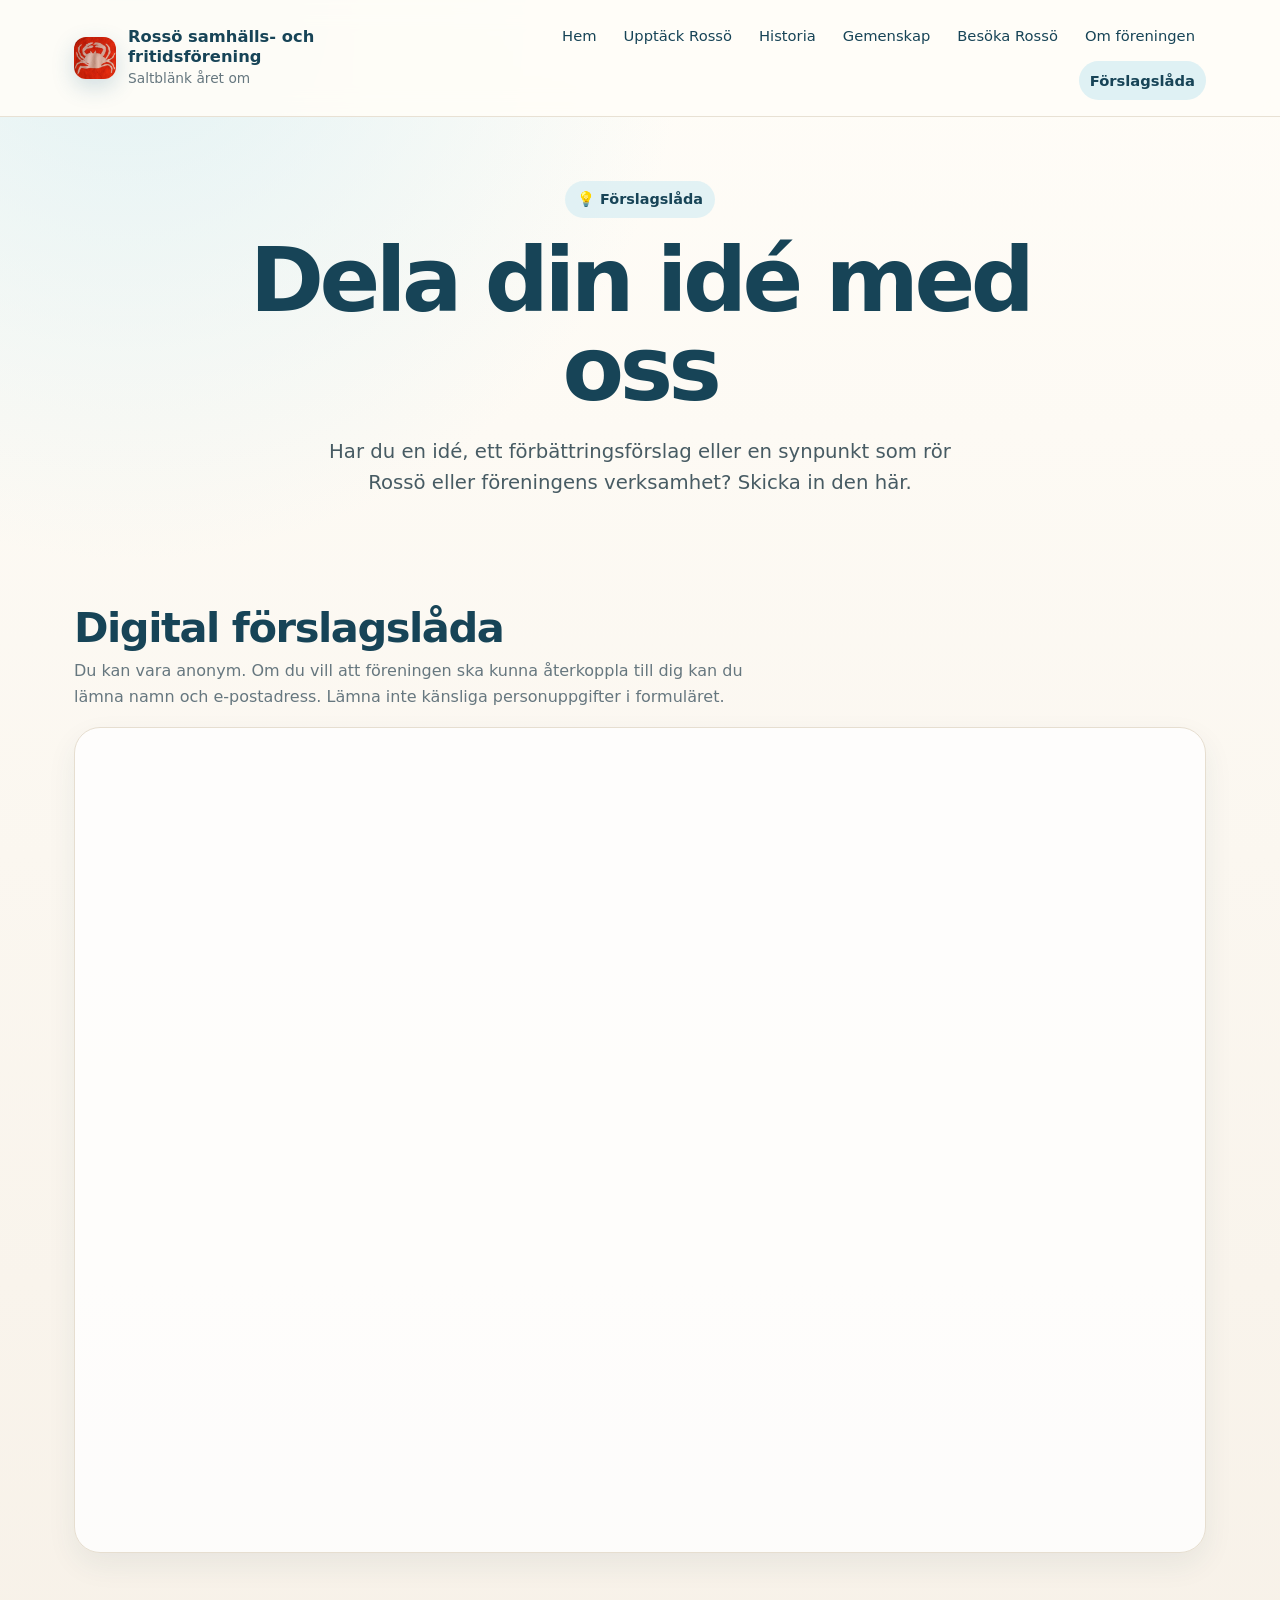
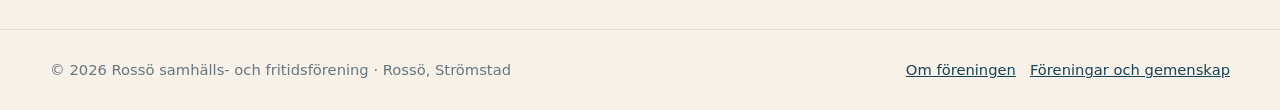
<file: suggestions.html>
<!doctype html>
<html lang="sv">
<head>
  <meta charset="utf-8">
  <meta name="viewport" content="width=device-width, initial-scale=1">

  <title>Förslagslåda | Rossö samhälls- och fritidsförening</title>

  <meta name="description"
        content="Skicka in idéer, förbättringsförslag och synpunkter som rör Rossö eller föreningens verksamhet.">

  <meta name="theme-color" content="#d53b1d">

  <link rel="canonical"
        href="https://stefannaven.github.io/RossoNu/suggestions.html">

  <meta property="og:title"
        content="Förslagslåda | Rossö samhälls- och fritidsförening">

  <meta property="og:description"
        content="Skicka in idéer, förbättringsförslag och synpunkter som rör Rossö eller föreningens verksamhet.">

  <meta property="og:type" content="website">

  <meta property="og:url"
        content="https://stefannaven.github.io/RossoNu/suggestions.html">

  <meta property="og:image"
        content="https://stefannaven.github.io/RossoNu/images/shared/red-crab.jpg">

  <meta property="og:image:alt"
        content="Röd krabba som symbol för Rossö samhälls- och fritidsförening">

  <link rel="stylesheet" href="css/style.css">

  <link rel="icon"
        type="image/png"
        sizes="32x32"
        href="images/shared/icons/red-crab-32.png">

  <link rel="icon"
        type="image/png"
        sizes="64x64"
        href="images/shared/icons/red-crab-64.png">

  <link rel="apple-touch-icon"
        href="images/shared/icons/red-crab-apple-touch-icon.png">

  <style>
    .suggestion-form-card {
      padding: clamp(18px, 3vw, 32px);
    }

    .suggestion-form-frame {
      display: block;
      width: 100%;
      min-height: 760px;
      border: 0;
    }

    @media (max-width: 700px) {
      .suggestion-form-frame {
        min-height: 900px;
      }
    }
  </style>
</head>

<body>

<a class="skip-link" href="#main-content">
  Hoppa till innehållet
</a>

<header class="site-header">

  <div class="header-inner">

    <a class="brand"
       href="index.html"
       aria-label="Till startsidan">

      <img class="brand-mark"
           src="images/shared/red-crab.jpg"
           alt="">

      <span>
        <strong>Rossö samhälls- och fritidsförening</strong>
        <span>Saltblänk året om</span>
      </span>

    </a>

    <nav aria-label="Huvudmeny">

      <ul>
        <li>
          <a href="index.html">
            Hem
          </a>
        </li>

        <li>
          <a href="discover.html">
            Upptäck Rossö
          </a>
        </li>

        <li>
          <a href="history.html">
            Historia
          </a>
        </li>

        <li>
          <a href="community.html">
            Gemenskap
          </a>
        </li>

        <li>
          <a href="visit.html">
            Besöka Rossö
          </a>
        </li>

        <li>
          <a href="about.html">
            Om föreningen
          </a>
        </li>

        <li>
          <a href="suggestions.html"
             aria-current="page">
            Förslagslåda
          </a>
        </li>
      </ul>

    </nav>

  </div>

</header>

<section class="page-hero">

  <div class="eyebrow">
    💡 Förslagslåda
  </div>

  <h1>Dela din idé med oss</h1>

  <p>
    Har du en idé, ett förbättringsförslag eller en synpunkt som rör
    Rossö eller föreningens verksamhet? Skicka in den här.
  </p>

</section>

<main id="main-content">

  <section>

    <div class="section-head">

      <div>

        <h2>Digital förslagslåda</h2>

        <p>
          Du kan vara anonym. Om du vill att föreningen ska kunna
          återkoppla till dig kan du lämna namn och e-postadress.
          Lämna inte känsliga personuppgifter i formuläret.
        </p>

      </div>

    </div>

    <article class="card suggestion-form-card">

      <iframe
        class="suggestion-form-frame"
        src="https://forms.microsoft.com/Pages/ResponsePage.aspx?id=RrZXYuo-lkiis8ST6SaueyDEY4o4AlJLqgwsbv_QCZ1URTJMUEVaQ0I3NkJXUlBQRVNRV0dWVDhaSy4u&embed=true"
        title="Digital förslagslåda för Rossö samhälls- och fritidsförening"
        frameborder="0"
        marginwidth="0"
        marginheight="0"
        allowfullscreen
        webkitallowfullscreen
        mozallowfullscreen
        msallowfullscreen>
      </iframe>

    </article>

  </section>

</main>

<footer>

  <div class="footer-inner">

    <span>
      © <span data-current-year></span>
      Rossö samhälls- och fritidsförening · Rossö, Strömstad
    </span>

    <span class="footer-links">

      <a href="about.html">
        Om föreningen
      </a>

      <a href="community.html">
        Föreningar och gemenskap
      </a>

    </span>

  </div>

</footer>

<script src="js/site.js"></script>

</body>
</html>
</file>
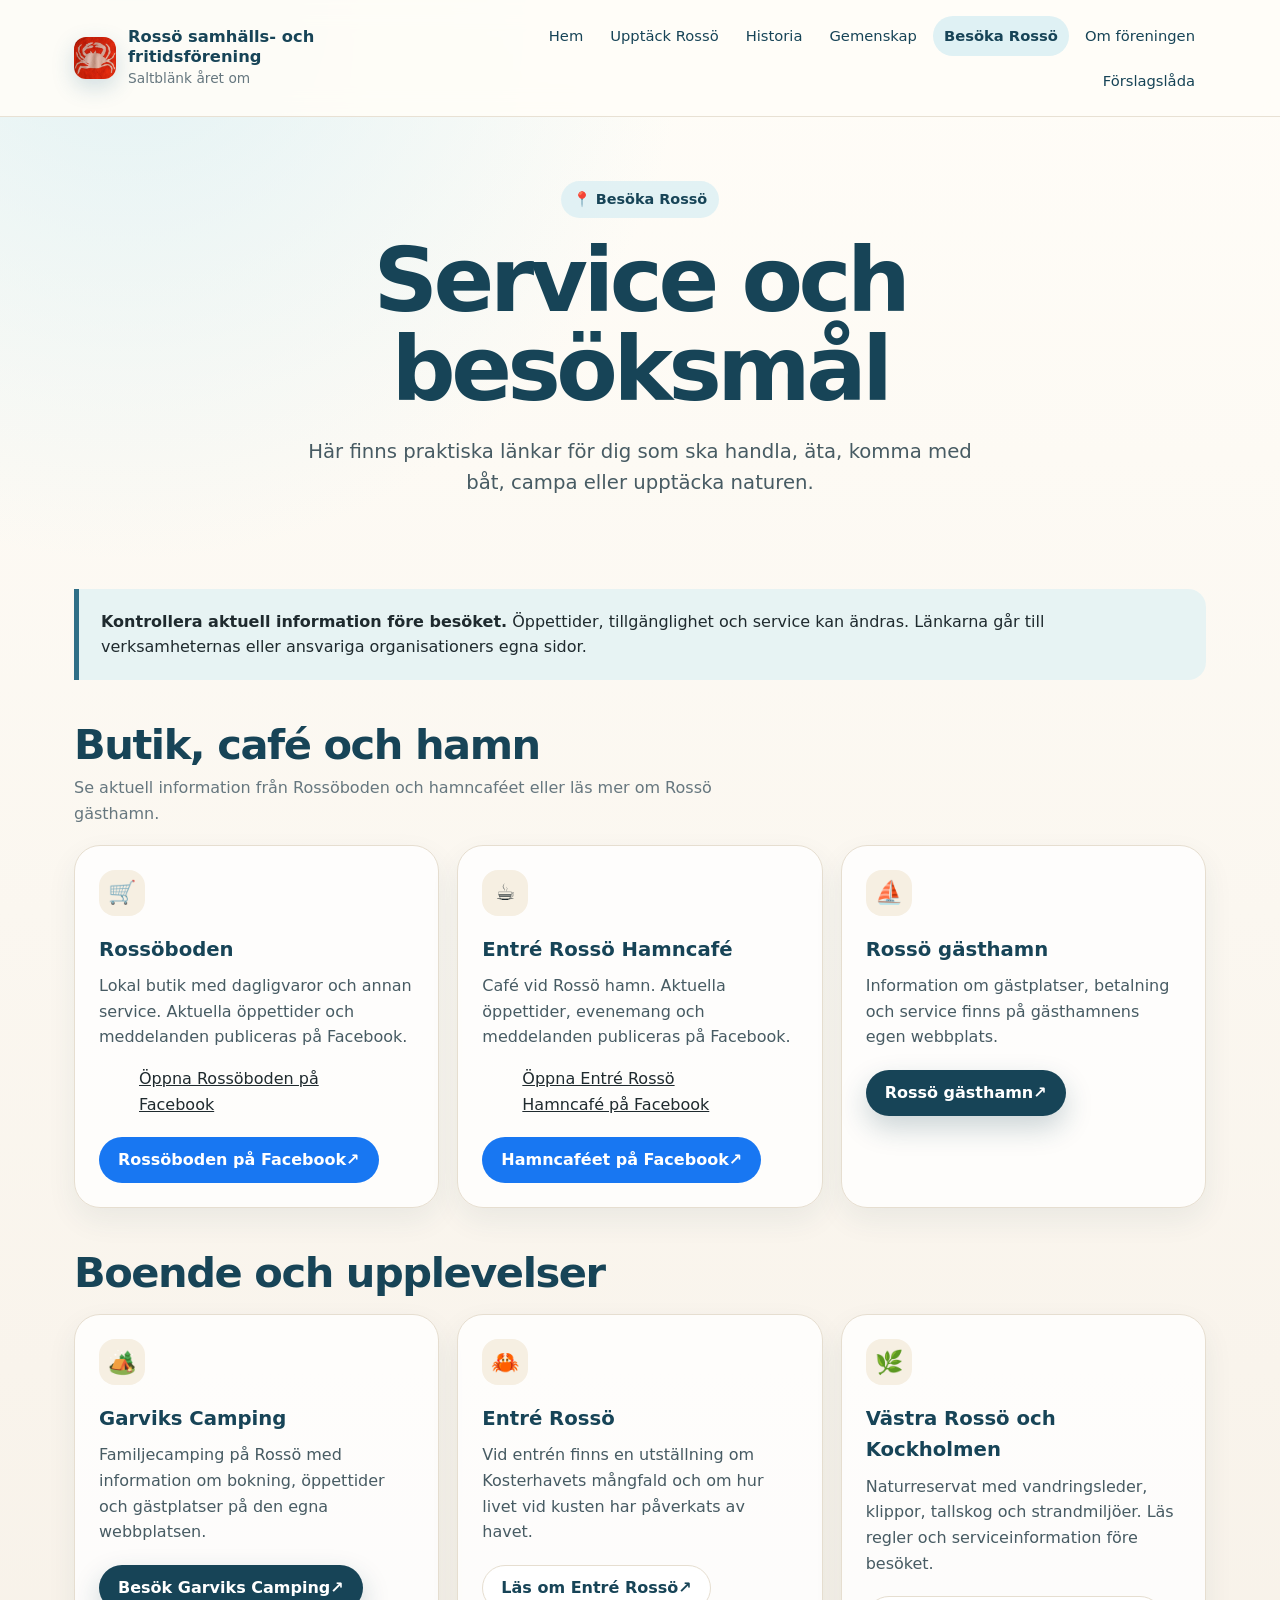
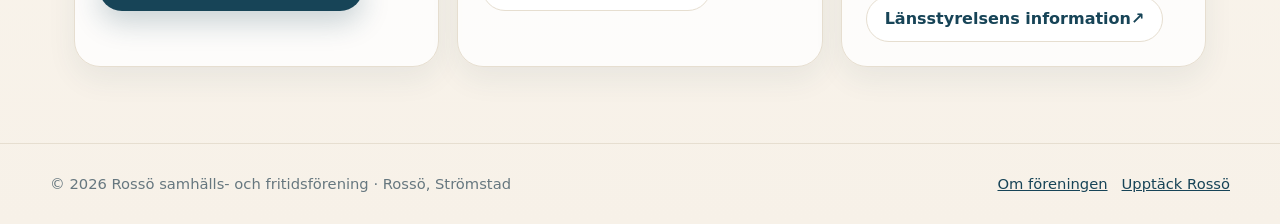
<file: visit.html>
<!doctype html>
<html lang="sv">
<head>
  <meta charset="utf-8">
  <meta name="viewport" content="width=device-width, initial-scale=1">

  <title>Besöka Rossö | Rossö samhälls- och fritidsförening</title>

  <meta name="description"
        content="Butik, hamncafé, gästhamn, camping och besöksmål på Rossö.">

  <meta name="theme-color" content="#d53b1d">

  <link rel="canonical"
        href="https://stefannaven.github.io/RossoNu/visit.html">

  <meta property="og:title"
        content="Besöka Rossö | Rossö samhälls- och fritidsförening">

  <meta property="og:description"
        content="Butik, hamncafé, gästhamn, camping och besöksmål på Rossö.">

  <meta property="og:type" content="website">

  <meta property="og:url"
        content="https://stefannaven.github.io/RossoNu/visit.html">

  <meta property="og:image"
        content="https://stefannaven.github.io/RossoNu/images/shared/red-crab.jpg">

  <meta property="og:image:alt"
        content="Röd krabba som symbol för Rossö samhälls- och fritidsförening">

  <link rel="stylesheet" href="css/style.css">

  <link rel="icon"
        type="image/png"
        sizes="32x32"
        href="images/shared/icons/red-crab-32.png">

  <link rel="icon"
        type="image/png"
        sizes="64x64"
        href="images/shared/icons/red-crab-64.png">

  <link rel="apple-touch-icon"
        href="images/shared/icons/red-crab-apple-touch-icon.png">
</head>

<body>

<a class="skip-link" href="#main-content">
  Hoppa till innehållet
</a>

<header class="site-header">

  <div class="header-inner">

    <a class="brand"
       href="index.html"
       aria-label="Till startsidan">

      <img class="brand-mark"
           src="images/shared/red-crab.jpg"
           alt="">

      <span>
        <strong>Rossö samhälls- och fritidsförening</strong>
        <span>Saltblänk året om</span>
      </span>

    </a>

    <nav aria-label="Huvudmeny">

      <ul>
        <li>
          <a href="index.html">
            Hem
          </a>
        </li>

        <li>
          <a href="discover.html">
            Upptäck Rossö
          </a>
        </li>

        <li>
          <a href="history.html">
            Historia
          </a>
        </li>

        <li>
          <a href="community.html">
            Gemenskap
          </a>
        </li>

        <li>
          <a href="visit.html"
             aria-current="page">
            Besöka Rossö
          </a>
        </li>

        <li>
          <a href="about.html">
            Om föreningen
          </a>
        </li>

        <li>
          <a href="suggestions.html">
            Förslagslåda
          </a>
        </li>
      </ul>

    </nav>

  </div>

</header>

<section class="page-hero">

  <div class="eyebrow">
    📍 Besöka Rossö
  </div>

  <h1>Service och besöksmål</h1>

  <p>
    Här finns praktiska länkar för dig som ska handla, äta,
    komma med båt, campa eller upptäcka naturen.
  </p>

</section>

<main id="main-content">

  <div class="notice">

    <p>
      <strong>Kontrollera aktuell information före besöket.</strong>
      Öppettider, tillgänglighet och service kan ändras. Länkarna
      går till verksamheternas eller ansvariga organisationers
      egna sidor.
    </p>

  </div>

  <section>

    <div class="section-head">

      <div>

        <h2>Butik, café och hamn</h2>

        <p>
          Se aktuell information från Rossöboden och hamncaféet
          eller läs mer om Rossö gästhamn.
        </p>

      </div>

    </div>

    <div class="cards">

      <article class="card">

        <div class="card-icon">
          🛒
        </div>

        <h3>Rossöboden</h3>

        <p>
          Lokal butik med dagligvaror och annan service. Aktuella
          öppettider och meddelanden publiceras på Facebook.
        </p>

        <div class="fb-page"
             data-href="https://www.facebook.com/bodenrosso"
             data-tabs="timeline"
             data-width="340"
             data-height="500"
             data-small-header="false"
             data-adapt-container-width="true"
             data-hide-cover="false"
             data-show-facepile="false">

          <blockquote
            cite="https://www.facebook.com/bodenrosso"
            class="fb-xfbml-parse-ignore">

            <a href="https://www.facebook.com/bodenrosso"
               target="_blank"
               rel="noopener">

              Öppna Rossöboden på Facebook

            </a>

          </blockquote>

        </div>

        <div class="card-actions">

          <a class="button facebook external-link"
             href="https://www.facebook.com/bodenrosso"
             target="_blank"
             rel="noopener">

            Rossöboden på Facebook

          </a>

        </div>

      </article>

      <article class="card">

        <div class="card-icon">
          ☕
        </div>

        <h3>Entré Rossö Hamncafé</h3>

        <p>
          Café vid Rossö hamn. Aktuella öppettider, evenemang
          och meddelanden publiceras på Facebook.
        </p>

        <div class="fb-page"
             data-href="https://www.facebook.com/Kosterhavetentrerosso"
             data-tabs="timeline"
             data-width="340"
             data-height="500"
             data-small-header="false"
             data-adapt-container-width="true"
             data-hide-cover="false"
             data-show-facepile="false">

          <blockquote
            cite="https://www.facebook.com/Kosterhavetentrerosso"
            class="fb-xfbml-parse-ignore">

            <a href="https://www.facebook.com/Kosterhavetentrerosso"
               target="_blank"
               rel="noopener">

              Öppna Entré Rossö Hamncafé på Facebook

            </a>

          </blockquote>

        </div>

        <div class="card-actions">

          <a class="button facebook external-link"
             href="https://www.facebook.com/Kosterhavetentrerosso"
             target="_blank"
             rel="noopener">

            Hamncaféet på Facebook

          </a>

        </div>

      </article>

      <article class="card">

        <div class="card-icon">
          ⛵
        </div>

        <h3>Rossö gästhamn</h3>

        <p>
          Information om gästplatser, betalning och service finns
          på gästhamnens egen webbplats.
        </p>

        <div class="card-actions">

          <a class="button primary external-link"
             href="https://rossohamn.stromstad.se/"
             target="_blank"
             rel="noopener">

            Rossö gästhamn

          </a>

        </div>

      </article>

    </div>

  </section>

  <section>

    <div class="section-head">

      <div>
        <h2>Boende och upplevelser</h2>
      </div>

    </div>

    <div class="cards">

      <article class="card">

        <div class="card-icon">
          🏕️
        </div>

        <h3>Garviks Camping</h3>

        <p>
          Familjecamping på Rossö med information om bokning,
          öppettider och gästplatser på den egna webbplatsen.
        </p>

        <div class="card-actions">

          <a class="button primary external-link"
             href="https://garvikscamping.se/"
             target="_blank"
             rel="noopener">

            Besök Garviks Camping

          </a>

        </div>

      </article>

      <article class="card">

        <div class="card-icon">
          🦀
        </div>

        <h3>Entré Rossö</h3>

        <p>
          Vid entrén finns en utställning om Kosterhavets mångfald
          och om hur livet vid kusten har påverkats av havet.
        </p>

        <div class="card-actions">

          <a class="button secondary external-link"
             href="https://www.sverigesnationalparker.se/park/kosterhavets-nationalpark/upplevelser/rosso-entre/"
             target="_blank"
             rel="noopener">

            Läs om Entré Rossö

          </a>

        </div>

      </article>

      <article class="card">

        <div class="card-icon">
          🌿
        </div>

        <h3>Västra Rossö och Kockholmen</h3>

        <p>
          Naturreservat med vandringsleder, klippor, tallskog och
          strandmiljöer. Läs regler och serviceinformation före besöket.
        </p>

        <div class="card-actions">

          <a class="button secondary external-link"
             href="https://www.lansstyrelsen.se/vastra-gotaland/besoksmal/naturreservat/vastra-rosso-och-kockholmen.html"
             target="_blank"
             rel="noopener">

            Länsstyrelsens information

          </a>

        </div>

      </article>

    </div>

  </section>

</main>

<footer>

  <div class="footer-inner">

    <span>
      © <span data-current-year></span>
      Rossö samhälls- och fritidsförening · Rossö, Strömstad
    </span>

    <span class="footer-links">

      <a href="about.html">
        Om föreningen
      </a>

      <a href="discover.html">
        Upptäck Rossö
      </a>

    </span>

  </div>

</footer>

<div id="fb-root"></div>

<script async
        defer
        crossorigin="anonymous"
        src="https://connect.facebook.net/sv_SE/sdk.js#xfbml=1&version=v23.0">
</script>

<script src="js/site.js"></script>

</body>
</html>
</file>
<file: css/style.css>
:root {
  --sea: #2f6f87;
  --sea-dark: #174457;
  --sky: #dff1f4;
  --sand: #f6efe2;
  --white: #ffffff;
  --text: #1f2a2e;
  --muted: #66777f;
  --line: #e6ded0;
  --facebook: #1877f2;
  --shadow: 0 18px 45px rgba(31, 72, 86, .13);
  --content-width: 1180px;
}

* { box-sizing: border-box; }
html { scroll-behavior: smooth; }
body {
  margin: 0;
  font-family: system-ui, -apple-system, BlinkMacSystemFont, "Segoe UI", sans-serif;
  color: var(--text);
  background:
    radial-gradient(circle at 10% 0%, rgba(223, 241, 244, .9), transparent 35rem),
    linear-gradient(180deg, #fffdf8 0%, #f7f1e8 100%);
  line-height: 1.6;
}

img { max-width: 100%; }
a { color: inherit; }

.skip-link {
  position: fixed;
  left: 16px;
  top: -80px;
  z-index: 100;
  padding: 10px 16px;
  border-radius: 10px;
  background: var(--sea-dark);
  color: #fff;
}
.skip-link:focus { top: 12px; }

.site-header {
  position: sticky;
  top: 0;
  z-index: 20;
  background: rgba(255, 253, 248, .9);
  border-bottom: 1px solid rgba(230, 222, 208, .9);
  backdrop-filter: blur(12px);
}
.header-inner {
  max-width: var(--content-width);
  margin: 0 auto;
  padding: 16px 24px;
  display: flex;
  align-items: center;
  justify-content: space-between;
  gap: 22px;
}
.brand {
  min-width: 250px;
  display: flex;
  align-items: center;
  gap: 12px;
  text-decoration: none;
}
.brand-mark {
  width: 42px;
  height: 42px;
  border-radius: 12px;
  object-fit: cover;
  display: block;
  box-shadow: 0 8px 22px rgba(47, 111, 135, .22);
}
.brand strong {
  display: block;
  color: var(--sea-dark);
  font-size: 1.02rem;
  line-height: 1.2;
}
.brand span span {
  display: block;
  margin-top: 1px;
  color: var(--muted);
  font-size: .86rem;
}
nav ul {
  list-style: none;
  padding: 0;
  margin: 0;
  display: flex;
  flex-wrap: wrap;
  justify-content: flex-end;
  gap: 5px;
}
nav a {
  display: block;
  padding: 8px 11px;
  border-radius: 999px;
  color: var(--sea-dark);
  font-size: .92rem;
  text-decoration: none;
}
nav a:hover,
nav a:focus-visible,
nav a[aria-current="page"] {
  background: var(--sky);
  outline: none;
}
nav a[aria-current="page"] { font-weight: 750; }

.hero,
.page-hero {
  max-width: var(--content-width);
  margin: 0 auto;
  padding: 64px 24px 36px;
}
.hero {
  display: grid;
  grid-template-columns: 1.05fr .95fr;
  gap: 38px;
  align-items: center;
}
.page-hero { max-width: 920px; text-align: center; }
.eyebrow {
  display: inline-flex;
  align-items: center;
  gap: 8px;
  margin-bottom: 18px;
  padding: 7px 12px;
  border-radius: 999px;
  background: rgba(223, 241, 244, .88);
  color: var(--sea-dark);
  font-size: .9rem;
  font-weight: 700;
}
.hero h1,
.page-hero h1 {
  margin: 0;
  color: var(--sea-dark);
  font-size: clamp(2.6rem, 7vw, 5.6rem);
  line-height: .99;
  letter-spacing: -.05em;
}
.hero h1 span { display: block; color: var(--sea); }
.hero p,
.page-hero p {
  max-width: 680px;
  margin: 22px auto 0;
  color: #475b63;
  font-size: clamp(1.05rem, 2vw, 1.23rem);
}
.hero-text p { margin-left: 0; }
.hero-actions {
  display: flex;
  flex-wrap: wrap;
  gap: 12px;
  margin-top: 30px;
}
.page-hero .hero-actions { justify-content: center; }
.button {
  display: inline-flex;
  align-items: center;
  justify-content: center;
  min-height: 46px;
  padding: 0 18px;
  border: 1px solid transparent;
  border-radius: 999px;
  font-weight: 750;
  text-decoration: none;
}
.button.primary {
  background: var(--sea-dark);
  color: #fff;
  box-shadow: 0 12px 28px rgba(23, 68, 87, .22);
}
.button.secondary {
  border-color: var(--line);
  background: #fff;
  color: var(--sea-dark);
}
.button.facebook { background: var(--facebook); color: #fff; }
.button:hover { transform: translateY(-1px); }

.hero-image {
  position: relative;
  min-height: 480px;
  overflow: hidden;
  border-radius: 34px;
  background: linear-gradient(135deg, var(--sky), var(--sand));
  box-shadow: var(--shadow);
}
#hero-media-container { position: absolute; inset: 0; }
.hero-background {
  width: 100%;
  height: 100%;
  background-position: center;
  background-size: cover;
  animation: hero-fade .45s ease-out;
}
.hero-video { width: 100%; height: 100%; object-fit: cover; }
@keyframes hero-fade { from { opacity: .35; } to { opacity: 1; } }
.hero-note {
  position: absolute;
  left: 22px;
  right: 22px;
  bottom: 22px;
  z-index: 2;
  padding: 18px;
  border: 1px solid rgba(255,255,255,.8);
  border-radius: 22px;
  background: rgba(255,255,255,.88);
  color: var(--sea-dark);
  backdrop-filter: blur(10px);
}
.hero-note strong { display: block; }

main {
  max-width: var(--content-width);
  margin: 0 auto;
  padding: 28px 24px 76px;
}
section[id] { scroll-margin-top: 100px; }
.section-head {
  display: flex;
  justify-content: space-between;
  align-items: end;
  gap: 22px;
  margin: 42px 0 18px;
}
.section-head h2 {
  margin: 0;
  color: var(--sea-dark);
  font-size: clamp(1.8rem, 4vw, 2.6rem);
  line-height: 1.1;
  letter-spacing: -.035em;
}
.section-head p {
  max-width: 680px;
  margin: 8px 0 0;
  color: var(--muted);
}
.lead { font-size: 1.08rem; }
.content-grid {
  display: grid;
  grid-template-columns: 1.05fr .95fr;
  gap: 18px;
}
.cards {
  display: grid;
  grid-template-columns: repeat(3, minmax(0, 1fr));
  gap: 18px;
}
.cards.two { grid-template-columns: repeat(2, minmax(0, 1fr)); }
.card {
  background: rgba(255,255,255,.8);
  border: 1px solid var(--line);
  border-radius: 26px;
  padding: 24px;
  box-shadow: 0 12px 30px rgba(31,72,86,.07);
}
.card.highlight { background: linear-gradient(135deg, #fff 0%, #eaf6f7 100%); }
.card.dark { background: var(--sea-dark); border-color: var(--sea-dark); color: #fff; }
.card.dark h2,
.card.dark h3 { color: #fff; }
.card.dark p { color: rgba(255,255,255,.82); }
.card-icon {
  width: 46px;
  height: 46px;
  margin-bottom: 18px;
  display: grid;
  place-items: center;
  border-radius: 16px;
  background: var(--sand);
  font-size: 1.42rem;
}
.card-icon img { width: 32px; height: 32px; border-radius: 8px; object-fit: cover; }
.card h2,
.card h3 { margin: 0 0 8px; color: var(--sea-dark); }
.card h3 { font-size: 1.23rem; }
.card p { margin: 0; color: #475b63; }
.card p + p { margin-top: 14px; }
.card-actions { display: flex; flex-wrap: wrap; gap: 10px; margin-top: 20px; }
.text-link { color: var(--sea-dark); font-weight: 750; }
.external-link::after { content: " ↗"; }

.facebook-card {
  min-width: 0;
}

.fb-fallback {
  margin-top: 14px;
  padding: 16px;
  border: 1px solid #d8e3f4;
  border-radius: 18px;
  background: #f4f7fb;
}

.notice {
  margin-top: 26px;
  padding: 20px 22px;
  border-left: 5px solid var(--sea);
  border-radius: 0 18px 18px 0;
  background: rgba(223,241,244,.72);
}
.notice p { margin: 0; }

.link-list { margin: 14px 0 0; padding-left: 20px; }
.link-list li + li { margin-top: 8px; }
.logo-box {
  min-height: 88px;
  margin-bottom: 18px;
  display: flex;
  align-items: center;
  justify-content: center;
  padding: 14px;
  border-radius: 18px;
  background: #fff;
  border: 1px solid var(--line);
}
.logo-box img { max-height: 70px; width: auto; }

.history-hero-card {
  position: relative;
  z-index: 1;
  margin: 18px;
  padding: 18px;
  border-radius: 26px;
  background: rgba(255,255,255,.94);
}
.history-hero-card img { display: block; width: 100%; border-radius: 18px; }
.history-hero-card h2 { margin: 18px 0 8px; color: var(--sea-dark); }
.history-hero-card p { margin: 0; color: #475b63; }
.history-article {
  display: grid;
  grid-template-columns: minmax(0,1fr) minmax(280px,420px);
  align-items: center;
  gap: 28px;
  margin-top: 22px;
}
.history-article:nth-child(odd) { grid-template-columns: minmax(280px,420px) minmax(0,1fr); }
.history-article:nth-child(odd) .history-text { order: 2; }
.history-image img { display: block; width: 100%; height: auto; border-radius: 18px; }
.history-text p + p { margin-top: 14px; }

.cta-band {
  margin-top: 54px;
  padding: 30px;
  display: grid;
  grid-template-columns: 1fr auto;
  align-items: center;
  gap: 22px;
  border-radius: 30px;
  background: var(--sea-dark);
  color: #fff;
}
.cta-band h2 { margin: 0 0 6px; }
.cta-band p { margin: 0; color: rgba(255,255,255,.8); }

footer {
  border-top: 1px solid var(--line);
  padding: 28px 24px;
  color: var(--muted);
  font-size: .92rem;
}
.footer-inner {
  max-width: var(--content-width);
  margin: 0 auto;
  display: flex;
  justify-content: space-between;
  gap: 20px;
  flex-wrap: wrap;
}
.footer-links { display: flex; flex-wrap: wrap; gap: 14px; }
.footer-links a { color: var(--sea-dark); }

@media (prefers-reduced-motion: reduce) {
  html { scroll-behavior: auto; }
  *, *::before, *::after { animation-duration: .01ms !important; animation-iteration-count: 1 !important; }
}

@media (max-width: 980px) {
  .header-inner { align-items: flex-start; flex-direction: column; }
  nav ul { justify-content: flex-start; }
  .hero { grid-template-columns: 1fr; padding-top: 42px; }
  .hero-image { min-height: 380px; }
  .cards { grid-template-columns: repeat(2, minmax(0,1fr)); }
}
@media (max-width: 720px) {
  .header-inner { padding: 12px 18px; gap: 12px; }
  .brand { min-width: 0; }
  .brand strong { font-size: .94rem; }
  nav { width: 100%; overflow-x: auto; padding-bottom: 2px; }
  nav ul { width: max-content; flex-wrap: nowrap; }
  .hero, .page-hero { padding: 38px 18px 24px; }
  main { padding: 20px 18px 60px; }
  .content-grid, .cards, .cards.two, .cta-band { grid-template-columns: 1fr; }
  .history-article,
  .history-article:nth-child(odd) { grid-template-columns: 1fr; }
  .history-article:nth-child(odd) .history-text { order: initial; }
  .section-head { display: block; }
  .hero-image { min-height: 320px; }
  .cta-band .button { justify-self: start; }
}
</file>
